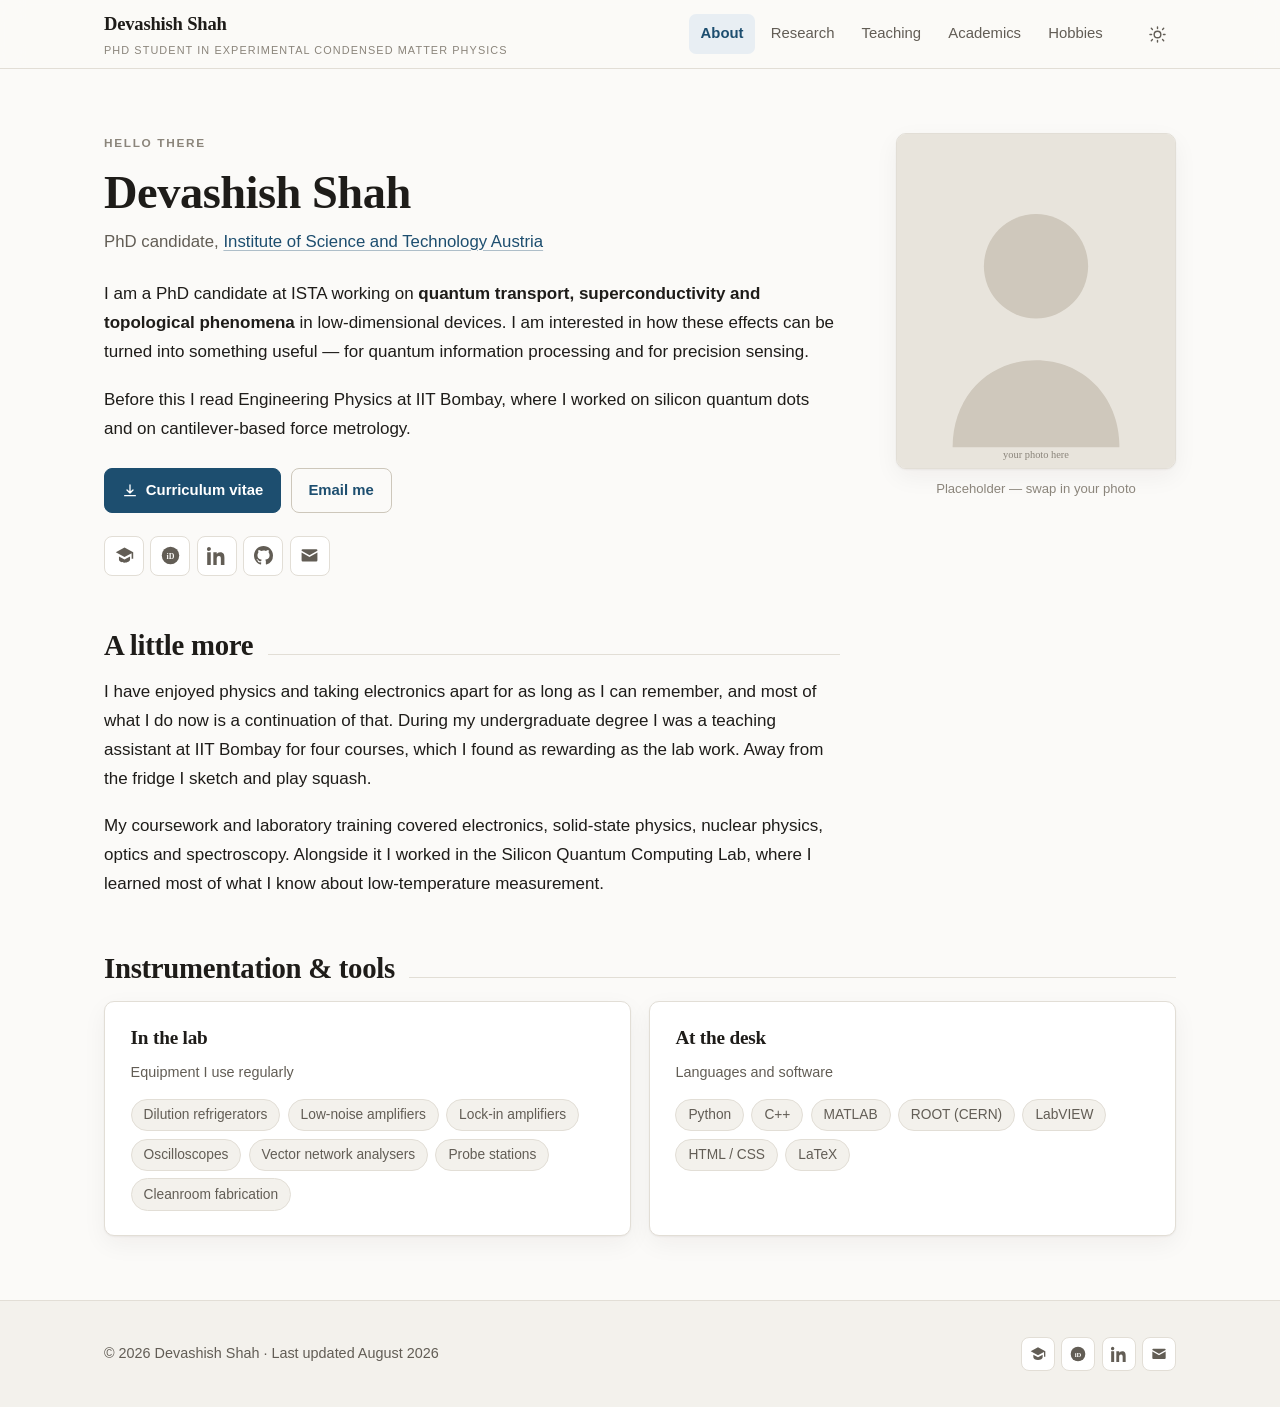
<file: index.html>
<!DOCTYPE html>
<!--
  ============================================================================
  index.html — the About page, and the front door of the site.

  HOW THIS FILE IS PUT TOGETHER
  Every page on this site has the same four parts, in the same order:

      1. <head>     settings, title, links to the stylesheet and icon
      2. <header>   the top bar: name, menu, dark-mode button
      3. <main>     the actual content of this page  ← you edit here, mostly
      4. <footer>   copyright line and social icons

  Parts 2 and 4 are IDENTICAL on all five pages. If you change one, change all
  five, or the menu will disagree with itself.

  HOW TO READ THE MARKUP
  Text lives between tags. <p>Hello</p> puts the word "Hello" in a paragraph.
  The tags are the structure; the words between them are yours to change.
  Anything between <!- - and - -> is a comment: invisible on the page, there
  purely to explain things. You can delete comments freely.

  WHERE TO EDIT
  Search this file for  EDIT  and you will land on every spot meant to change.
  ============================================================================
-->
<html lang="en" data-theme="light">
<!--   ↑ lang="en" tells browsers and screen readers the page is in English.
       ↑ data-theme is the light/dark switch. Don't set it by hand — the little
         script at the bottom of <head> sets it before the page draws. -->

<head>
<!-- ==========================================================================
     HEAD — page settings. None of this appears on the page itself; it tells
     the browser, Google and social networks what this page is.
     ========================================================================== -->

<meta charset="utf-8">
<!-- Character encoding. Leave this alone — it is what makes é, ü and — work. -->

<meta name="viewport" content="width=device-width, initial-scale=1">
<!-- Makes the page fit phone screens. Removing this breaks mobile entirely. -->

<title>Devashish Shah — About</title>
<!-- EDIT: shows in the browser tab and as the headline in Google results.
     Keep the pattern "Page — Your Name" so every tab is identifiable. -->

<meta name="description" content="Devashish Shah — PhD candidate working on quantum transport, superconductivity and topological phenomena.">
<!-- EDIT: the grey summary line under your title in Google results.
     Aim for 150 characters or so; longer gets cut off. -->

<meta name="author" content="Devashish Shah">

<!-- Open Graph: controls the preview card when someone shares a link to this
     page on Slack, Twitter, WhatsApp, LinkedIn and so on.
     EDIT og:image to a real photo (1200×630 px works best) once you have one.
     Note: for the preview image to work on most platforms this must be a FULL
     address, e.g. https://devashish-shah.github.io/assets/img/preview.jpg —
     a relative path like the one below often will not be picked up. -->
<meta property="og:type" content="website">
<meta property="og:title" content="Devashish Shah">
<meta property="og:description" content="PhD candidate — quantum transport, superconductivity and topological phenomena.">
<meta property="og:image" content="assets/img/portrait.svg">

<link rel="icon" href="assets/img/favicon.svg" type="image/svg+xml">
<!-- The little icon in the browser tab. EDIT assets/img/favicon.svg to change
     the "DS" monogram or its colour. -->

<link rel="stylesheet" href="assets/css/style.css">
<!-- Every visual decision — colours, fonts, spacing, layout — lives in that
     one file. This line is what connects it. If the page ever loads as plain
     black text on white, this file is missing or the path is wrong. -->

<!-- ==========================================================================
     THEME SCRIPT — must stay here, inside <head>, and must stay inline.

     Why: it runs before the browser draws anything. If it lived at the bottom
     of the page with the other script, a dark-mode visitor would see a white
     flash first. Reading the saved choice here avoids that.

     What it does: use the saved choice if there is one; otherwise follow the
     visitor's system setting; if storage is blocked (private browsing), fall
     through to light and carry on rather than erroring.
     ========================================================================== -->
<script>
(function () {
  try {
    var t = localStorage.getItem('ds-theme');
    if (!t) t = window.matchMedia('(prefers-color-scheme: dark)').matches ? 'dark' : 'light';
    document.documentElement.setAttribute('data-theme', t);
  } catch (e) {}
})();
</script>
</head>

<body>

<a class="skip-link" href="#main">Skip to content</a>
<!-- Invisible until focused with the Tab key. Lets keyboard and screen-reader
     users jump past the menu straight to the content. Keep it as the first
     thing in <body>. -->


<!-- ==========================================================================
     HEADER — the bar across the top.

     ⚠ THIS BLOCK IS IDENTICAL ON ALL FIVE PAGES. To change the menu, change
     it here, then copy this whole <header>…</header> into the other four
     files. Otherwise the menu will differ depending on which page you're on.

     Note there is no "current page" class to set: assets/js/main.js works out
     which page you're on and highlights the right link automatically. Adding a
     page means adding one <li> here (and in the other four files) — nothing else.
     ========================================================================== -->
<header class="site-header">
  <div class="wrap">
  <!-- .wrap is the container that keeps content from touching the screen
       edges and stops it sprawling on wide monitors. Used on every section. -->

    <!-- Your name, top left. Clicking it returns to the homepage. -->
    <a class="brand" href="index.html">
      Devashish Shah
      <span class="brand-sub">PhD student in Experimental Condensed Matter Physics</span>
      <!-- EDIT: the small grey line under your name. A few words on what you
           do. Delete this <span> entirely if you prefer just the name. -->
    </a>

    <!-- ------------------------------------------------------------------
         THE MENU
         To add a page: copy one <li> line, change the filename and the label.
         To remove a page: delete its <li> line.
         To reorder: move the <li> lines around.
         The href must match the filename exactly, capitals included.
         ------------------------------------------------------------------ -->
    <nav class="nav" id="primary-nav" aria-label="Primary">
      <ul>
        <li><a href="index.html">About</a></li>
        <li><a href="research.html">Research</a></li>
        <li><a href="teaching.html">Teaching</a></li>
        <li><a href="academics.html">Academics</a></li>
        <li><a href="hobbies.html">Hobbies</a></li>
      </ul>
    </nav>

    <!-- The hamburger button. Hidden on desktop, appears under 760px wide.
         The three lines are drawn by the <path> below, not an image file. -->
    <button class="icon-btn nav-toggle" data-nav-toggle type="button"
            aria-expanded="false" aria-controls="primary-nav" aria-label="Toggle menu">
      <svg viewBox="0 0 24 24" fill="none" stroke="currentColor" stroke-width="2" stroke-linecap="round" aria-hidden="true">
        <path d="M3 6h18M3 12h18M3 18h18"/>
      </svg>
    </button>

    <!-- The light/dark button. It holds both icons; CSS shows whichever
         matches the current theme and hides the other. -->
    <div class="header-tools">
      <button class="icon-btn" data-theme-toggle type="button" aria-label="Switch to dark theme" aria-pressed="false">
        <svg class="icon-sun" viewBox="0 0 24 24" fill="none" stroke="currentColor" stroke-width="1.8" stroke-linecap="round" aria-hidden="true">
          <circle cx="12" cy="12" r="4.2"/>
          <path d="M12 2.5v2M12 19.5v2M4.2 4.2l1.4 1.4M18.4 18.4l1.4 1.4M2.5 12h2M19.5 12h2M4.2 19.8l1.4-1.4M18.4 5.6l1.4-1.4"/>
        </svg>
        <svg class="icon-moon" viewBox="0 0 24 24" fill="none" stroke="currentColor" stroke-width="1.8" stroke-linejoin="round" aria-hidden="true">
          <path d="M20 14.5A8.2 8.2 0 0 1 9.5 4a8.4 8.4 0 1 0 10.5 10.5z"/>
        </svg>
      </button>
    </div>

  </div>
</header>


<!-- ==========================================================================
     MAIN — everything below here is specific to the About page.
     ========================================================================== -->
<main id="main" class="wrap">

  <!-- ------------------------------------------------------------------------
       HERO — name, one-line affiliation, short intro, buttons, social icons,
       and your photo on the right.

       On screens narrower than 860px the photo automatically moves above the
       text. You don't have to do anything for that to happen.
       ------------------------------------------------------------------------ -->
  <section class="hero">

    <div class="hero-text">

      <p class="eyebrow">Hello there</p>
      <!-- EDIT: the small uppercase line above your name. Or delete the line. -->

      <h1>Devashish Shah</h1>
      <!-- EDIT. There should be exactly one <h1> per page — it's the page's
           title as far as Google and screen readers are concerned. -->

      <p class="affil">
        PhD candidate, <a href="https://ista.ac.at" target="_blank" rel="noopener">Institute of Science and Technology Austria</a>
      </p>
      <!-- EDIT: your role and institution.
           target="_blank" opens the link in a new tab; rel="noopener" is a
           security precaution that should always accompany it. -->

      <!-- EDIT: the opening paragraph — the first thing anyone actually reads.
           Two or three sentences. <strong>…</strong> makes text bold; use it
           sparingly, for the words you'd want someone skimming to catch. -->
      <p>
        I am a PhD candidate at ISTA working on <strong>quantum transport, superconductivity and
        topological phenomena</strong> in low-dimensional devices. I am interested in how these
        effects can be turned into something useful — for quantum information processing and for
        precision sensing.
      </p>

      <!-- EDIT: second paragraph, or delete this <p> block if one is enough. -->
      <p>
        Before this I read Engineering Physics at IIT Bombay, where I worked on silicon quantum dots
        and on cantilever-based force metrology.
      </p>

      <!-- ----------------------------------------------------------------
           BUTTONS
           class="btn"        → filled, for the one main action
           class="btn btn-ghost" → outlined, for secondary actions
           Add a button by copying an <a> block; remove one by deleting it.
           ---------------------------------------------------------------- -->
      <div class="btn-row">

        <a class="btn" href="assets/files/CV.pdf">
          <!-- EDIT: this points at assets/files/CV.pdf. Upload your real CV
               with exactly that name and this link needs no changing.
               The <svg> below is the little download arrow. -->
          <svg viewBox="0 0 24 24" fill="none" stroke="currentColor" stroke-width="2" stroke-linecap="round" stroke-linejoin="round" aria-hidden="true">
            <path d="M12 3v12m0 0l-4.5-4.5M12 15l4.5-4.5M4 19h16"/>
          </svg>
          Curriculum vitae
        </a>

        <a class="btn btn-ghost" href="mailto:devashish.shah@ista.ac.at">Email me</a>
        <!-- EDIT: your real email, in TWO places — after mailto: and again in
             the social icons below. mailto: opens the visitor's mail app. -->

      </div>

      <!-- ----------------------------------------------------------------
           SOCIAL / ACADEMIC ICONS

           Each <li> is one icon. The <svg> inside is the drawing itself —
           you never need to touch those long "d=" strings; they are just
           coordinates. What you DO edit is the href, and the aria-label
           (which is what a screen reader announces).

           To remove an icon, delete its whole <li>…</li>.
           These same icons appear again in the footer — change both.
           ---------------------------------------------------------------- -->
      <ul class="social">

        <!-- Google Scholar -->
        <li>
          <a href="https://scholar.google.com/citations?user=hYPi2G2QTI0C&amp;hl=en" target="_blank" rel="noopener" aria-label="Google Scholar" title="Google Scholar">
            <svg viewBox="0 0 24 24" aria-hidden="true"><path d="M12 2 1 8l11 6 9-4.9V16h2V8L12 2zM5 13.2V17c0 2.2 3.1 4 7 4s7-1.8 7-4v-3.8l-7 3.8-7-3.8z"/></svg>
          </a>
        </li>

        <!-- ORCID -->
        <li>
          <a href="https://orcid.org/0009-0007-5829-7707" target="_blank" rel="noopener" aria-label="ORCID" title="ORCID">
            <svg viewBox="0 0 24 24" aria-hidden="true">
              <circle cx="12" cy="12" r="11"/>
              <text x="12" y="16.4" text-anchor="middle" font-family="Georgia, serif" font-size="10" font-weight="700" fill="var(--bg)">iD</text>
            </svg>
          </a>
        </li>

        <!-- LinkedIn -->
        <li>
          <a href="https://www.linkedin.com/in/devashish-shah-937392216" target="_blank" rel="noopener" aria-label="LinkedIn" title="LinkedIn">
            <svg viewBox="0 0 24 24" aria-hidden="true"><path d="M4.98 3.5A2.5 2.5 0 1 1 0 3.5a2.5 2.5 0 0 1 4.98 0zM.25 8h4.5v16H.25V8zM8 8h4.3v2.2h.06c.6-1.14 2.06-2.34 4.24-2.34 4.54 0 5.4 2.99 5.4 6.87V24h-4.5v-7.35c0-1.75-.03-4-2.44-4-2.44 0-2.81 1.9-2.81 3.87V24H8V8z"/></svg>
          </a>
        </li>

        <!-- GitHub — EDIT: https://github.com/Devashish-Shah -->
        <li>
          <a href="https://github.com/" target="_blank" rel="noopener" aria-label="GitHub" title="GitHub">
            <svg viewBox="0 0 16 16" aria-hidden="true"><path d="M8 0C3.58 0 0 3.58 0 8c0 3.54 2.29 6.53 5.47 7.59.4.07.55-.17.55-.38 0-.19-.01-.82-.01-1.49-2.01.37-2.53-.49-2.69-.94-.09-.23-.48-.94-.82-1.13-.28-.15-.68-.52-.01-.53.63-.01 1.08.58 1.23.82.72 1.21 1.87.87 2.33.66.07-.52.28-.87.51-1.07-1.78-.2-3.64-.89-3.64-3.95 0-.87.31-1.59.82-2.15-.08-.2-.36-1.02.08-2.12 0 0 .67-.21 2.2.82a7.6 7.6 0 0 1 2-.27c.68 0 1.36.09 2 .27 1.53-1.04 2.2-.82 2.2-.82.44 1.1.16 1.92.08 2.12.51.56.82 1.27.82 2.15 0 3.07-1.87 3.75-3.65 3.95.29.25.54.73.54 1.48 0 1.07-.01 1.93-.01 2.2 0 .21.15.46.55.38A8.01 8.01 0 0 0 16 8c0-4.42-3.58-8-8-8z"/></svg>
          </a>
        </li>

        <!-- Email — EDIT the address -->
        <li>
          <a href="mailto:devashish.shah@ista.ac.at" aria-label="Email" title="Email">
            <svg viewBox="0 0 24 24" aria-hidden="true"><path d="M2 5.5A1.5 1.5 0 0 1 3.5 4h17A1.5 1.5 0 0 1 22 5.5v.4l-10 5.7-10-5.7v-.4zm0 2.7V18a1.5 1.5 0 0 0 1.5 1.5h17A1.5 1.5 0 0 0 22 18V8.2l-9.5 5.4a1 1 0 0 1-1 0L2 8.2z"/></svg>
          </a>
        </li>

      </ul>
    </div>

    <!-- ------------------------------------------------------------------
         YOUR PHOTO
         Upload a real photo to assets/img/ and change src below.

         width and height should match the real pixel dimensions of your
         image. They don't set the display size (CSS does that) — they tell
         the browser the shape in advance so the page doesn't jump around
         while the photo loads. Getting them slightly wrong is harmless.

         alt is what a screen reader reads out, and what shows if the image
         fails to load. Describe the picture, don't just write "photo".
         ------------------------------------------------------------------ -->
    <div class="hero-photo">
      <figure>
        <img src="assets/img/portrait.svg" alt="Portrait of Devashish Shah" width="800" height="960">
        <figcaption>Placeholder — swap in your photo</figcaption>
        <!-- EDIT or delete this <figcaption> line. Most people delete it. -->
      </figure>
    </div>

  </section>


  <!-- ------------------------------------------------------------------------
       A LITTLE MORE — plain prose.

       class="prose" caps the line length at a comfortable reading width.
       Without it, text would stretch the full width of a large monitor and
       become genuinely harder to read.

       To add a paragraph, copy a <p>…</p> block.
       ------------------------------------------------------------------------ -->
  <section class="section prose">

    <h2 class="section-title">A little more</h2>
    <!-- EDIT the heading. class="section-title" draws the thin rule that
         runs from the end of the words to the right margin. -->

    <!-- EDIT -->
    <p>
      I have enjoyed physics and taking electronics apart for as long as I can remember, and most of
      what I do now is a continuation of that. During my undergraduate degree I was a teaching
      assistant at IIT Bombay for four courses, which I found as rewarding as the lab work. Away from
      the fridge I sketch and play squash.
    </p>

    <!-- EDIT -->
    <p>
      My coursework and laboratory training covered electronics, solid-state physics, nuclear
      physics, optics and spectroscopy. Alongside it I worked in the Silicon Quantum Computing Lab,
      where I learned most of what I know about low-temperature measurement.
    </p>

  </section>


  <!-- ------------------------------------------------------------------------
       INSTRUMENTATION & TOOLS — two cards side by side.

       class="card-grid" arranges cards in a row and, when the screen is too
       narrow, stacks them. You never set the number of columns: add a third
       card and the grid works it out. Add a fourth and it wraps.

       class="pills" turns a plain list into those rounded tags.
       Each skill is one <li>. Add and delete freely.
       ------------------------------------------------------------------------ -->
  <section class="section">

    <h2 class="section-title">Instrumentation &amp; tools</h2>
    <!-- Note "&amp;" rather than a bare "&". In HTML the ampersand starts a
         special character, so it has to be written out. It displays as "&". -->

    <div class="card-grid">

      <!-- CARD 1 — copy this whole <div class="card">…</div> to add another -->
      <div class="card">
        <h3>In the lab</h3>
        <p class="meta">Equipment I use regularly</p>
        <!-- class="meta" = small grey subtitle text -->
        <ul class="pills">
          <li>Dilution refrigerators</li>
          <li>Low-noise amplifiers</li>
          <li>Lock-in amplifiers</li>
          <li>Oscilloscopes</li>
          <li>Vector network analysers</li>
          <li>Probe stations</li>
          <li>Cleanroom fabrication</li>
        </ul>
      </div>

      <!-- CARD 2 -->
      <div class="card">
        <h3>At the desk</h3>
        <p class="meta">Languages and software</p>
        <ul class="pills">
          <li>Python</li>
          <li>C++</li>
          <li>MATLAB</li>
          <li>ROOT&nbsp;(CERN)</li>
          <!-- &nbsp; is a "non-breaking space": it stops the line wrapping
               between ROOT and (CERN). Handy for things that belong together. -->
          <li>LabVIEW</li>
          <li>HTML / CSS</li>
          <li>LaTeX</li>
        </ul>
      </div>

    </div>
  </section>

  <!-- ------------------------------------------------------------------------
       WANT ANOTHER SECTION? Copy this skeleton and fill it in:

       <section class="section prose">
         <h2 class="section-title">Your heading</h2>
         <p>Your text.</p>
       </section>

       Drop "prose" if the content should use the full page width (cards,
       grids, galleries); keep it for paragraphs of text.
       ------------------------------------------------------------------------ -->

</main>


<!-- ==========================================================================
     FOOTER

     ⚠ IDENTICAL ON ALL FIVE PAGES — change it here, then copy into the others.

     The year updates itself: <span data-year> is filled in by main.js each
     time the page loads, so the copyright never goes stale. The "2026"
     inside it is only a fallback for visitors with JavaScript disabled.
     ========================================================================== -->
<footer class="site-footer">
  <div class="wrap">

    <p>&copy; <span data-year>2026</span> Devashish Shah · Last updated August 2026</p>
    <!-- EDIT: "&copy;" prints ©. Update the "Last updated" date when you make
         a real change, or delete that part if you'd rather not track it. -->

    <!-- Same icons as the hero, at a smaller size. Keep the two sets in sync. -->
    <ul class="social">
      <li><a href="https://scholar.google.com/citations?user=hYPi2G2QTI0C&amp;hl=en" target="_blank" rel="noopener" aria-label="Google Scholar"><svg viewBox="0 0 24 24" aria-hidden="true"><path d="M12 2 1 8l11 6 9-4.9V16h2V8L12 2zM5 13.2V17c0 2.2 3.1 4 7 4s7-1.8 7-4v-3.8l-7 3.8-7-3.8z"/></svg></a></li>
      <li><a href="https://orcid.org/0009-0007-5829-7707" target="_blank" rel="noopener" aria-label="ORCID"><svg viewBox="0 0 24 24" aria-hidden="true"><circle cx="12" cy="12" r="11"/><text x="12" y="16.4" text-anchor="middle" font-family="Georgia, serif" font-size="10" font-weight="700" fill="var(--bg)">iD</text></svg></a></li>
      <li><a href="https://www.linkedin.com/in/devashish-shah-937392216" target="_blank" rel="noopener" aria-label="LinkedIn"><svg viewBox="0 0 24 24" aria-hidden="true"><path d="M4.98 3.5A2.5 2.5 0 1 1 0 3.5a2.5 2.5 0 0 1 4.98 0zM.25 8h4.5v16H.25V8zM8 8h4.3v2.2h.06c.6-1.14 2.06-2.34 4.24-2.34 4.54 0 5.4 2.99 5.4 6.87V24h-4.5v-7.35c0-1.75-.03-4-2.44-4-2.44 0-2.81 1.9-2.81 3.87V24H8V8z"/></svg></a></li>
      <li><a href="mailto:devashish.shah@ista.ac.at" aria-label="Email"><svg viewBox="0 0 24 24" aria-hidden="true"><path d="M2 5.5A1.5 1.5 0 0 1 3.5 4h17A1.5 1.5 0 0 1 22 5.5v.4l-10 5.7-10-5.7v-.4zm0 2.7V18a1.5 1.5 0 0 0 1.5 1.5h17A1.5 1.5 0 0 0 22 18V8.2l-9.5 5.4a1 1 0 0 1-1 0L2 8.2z"/></svg></a></li>
    </ul>

  </div>
</footer>

<script src="assets/js/main.js"></script>
<!-- Loaded last, after the content, so the page appears as fast as possible.
     Handles: the dark-mode button, the mobile menu, highlighting the current
     page in the nav, the photo lightbox, and the year in the footer.
     Nothing here is required for reading the site — with JavaScript off, all
     the text, images and links still work. -->

</body>
</html>
</file>
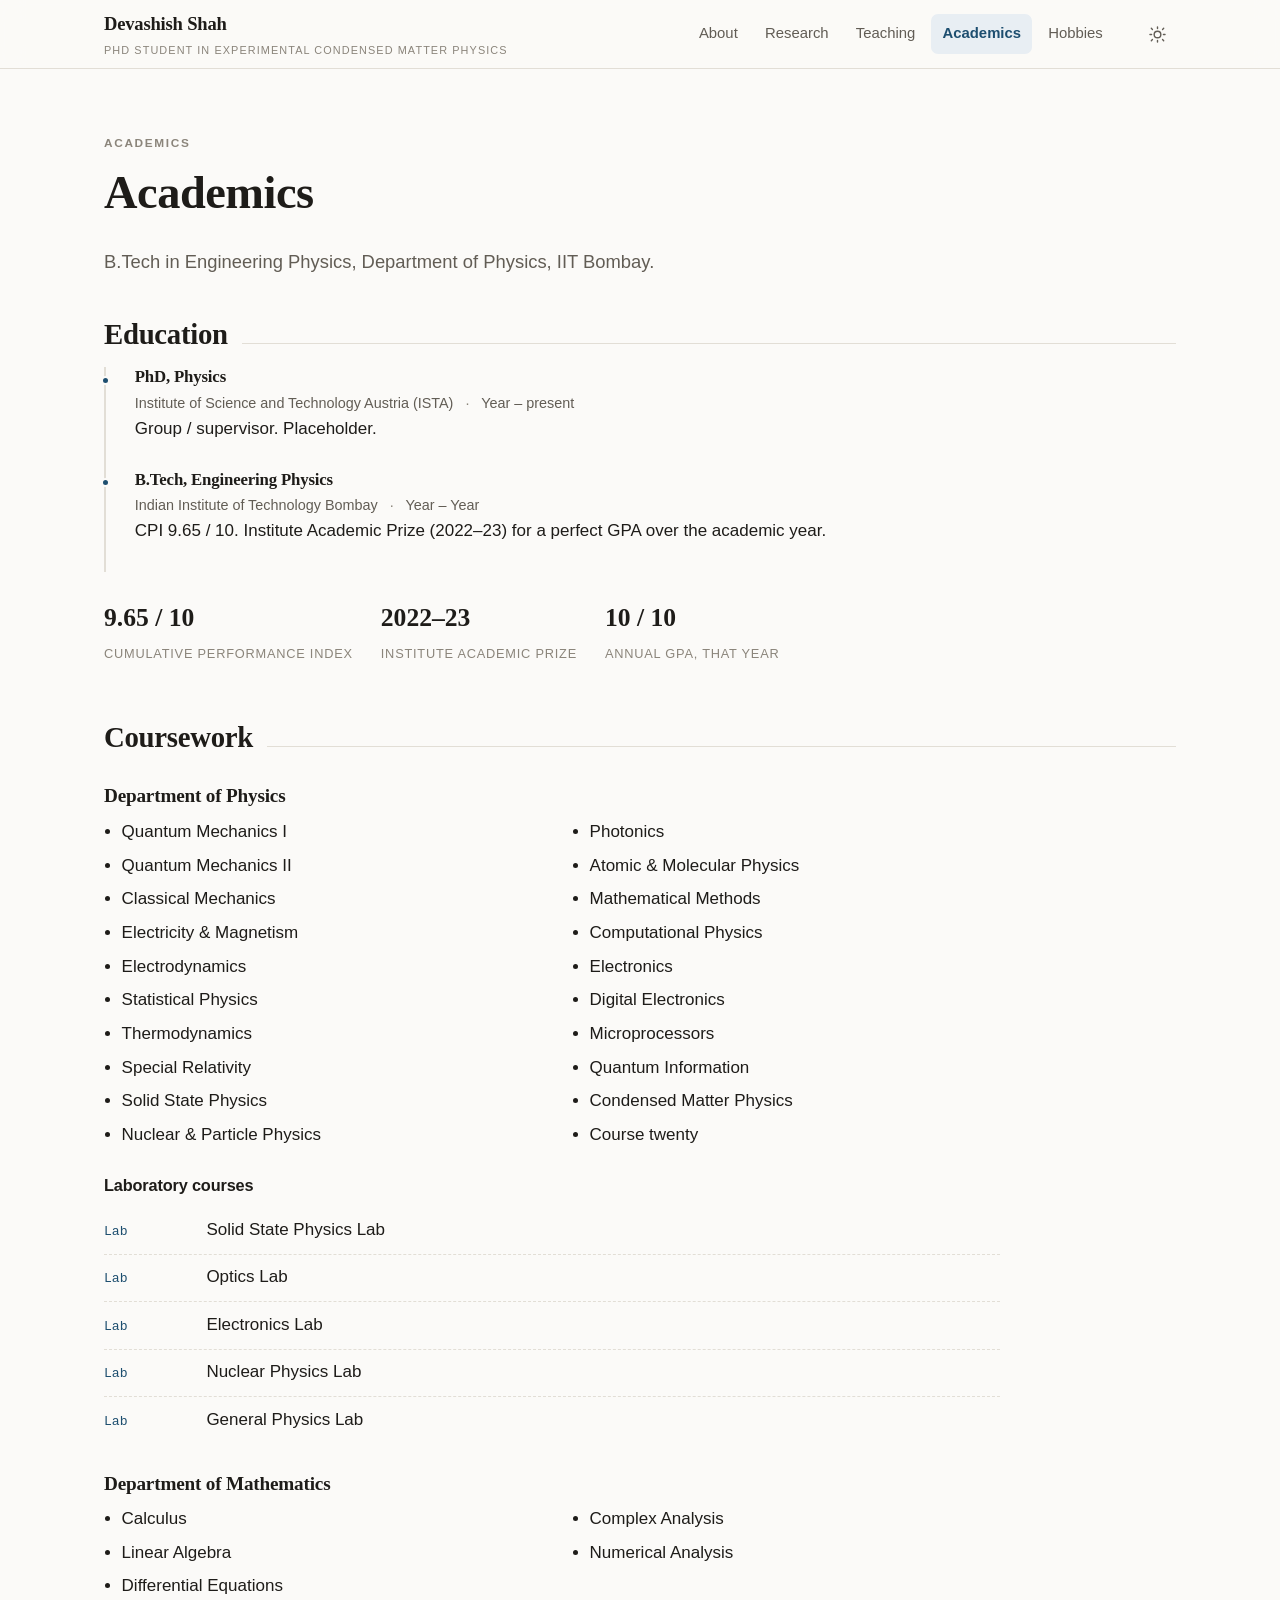
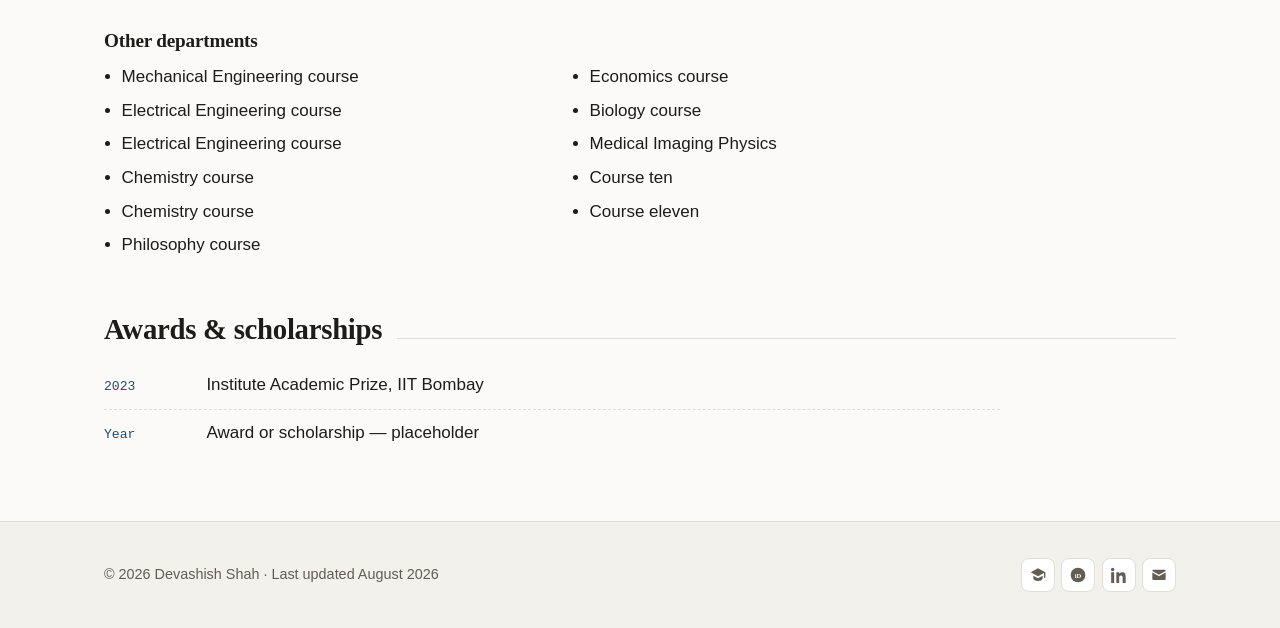
<file: academics.html>
<!DOCTYPE html>
<!--
  ============================================================================
  academics.html — education, coursework and awards.

  Same four parts as every page: <head>, <header>, <main>, <footer>.
  The <header> and <footer> are copies of the ones in index.html.

  Three layout tools appear on this page:

    .timeline    a vertical line with a dot per entry — used for education
    .stats       a row of big numbers with small captions underneath
    .col-list    a plain list flowed into two newspaper-style columns —
                 you never split the list yourself, the browser does it

  Search for  EDIT  to find every spot meant to change.
  ============================================================================
-->
<html lang="en" data-theme="light">
<!--   ↑ lang="en" tells browsers and screen readers the page is in English.
       ↑ data-theme is the light/dark switch. Don't set it by hand — the little
         script at the bottom of <head> sets it before the page draws. -->

<head>
<!-- ==========================================================================
     HEAD — page settings. None of this appears on the page itself; it tells
     the browser, Google and social networks what this page is.
     ========================================================================== -->

<meta charset="utf-8">
<!-- Character encoding. Leave this alone — it is what makes é, ü and — work. -->

<meta name="viewport" content="width=device-width, initial-scale=1">
<!-- Makes the page fit phone screens. Removing this breaks mobile entirely. -->

<title>Academics — Devashish Shah</title>
<!-- EDIT: shows in the browser tab and as the headline in Google results.
     Keep the pattern "Page — Your Name" so every tab is identifiable. -->

<meta name="description" content="Education and coursework of Devashish Shah, Engineering Physics, IIT Bombay.">
<!-- EDIT: the grey summary line under your title in Google results.
     Aim for 150 characters or so; longer gets cut off. -->

<meta name="author" content="Devashish Shah">

<!-- Open Graph: controls the preview card when someone shares a link to this
     page on Slack, Twitter, WhatsApp, LinkedIn and so on.
     EDIT og:image to a real photo (1200×630 px works best) once you have one.
     Note: for the preview image to work on most platforms this must be a FULL
     address, e.g. https://devashish-shah.github.io/assets/img/preview.jpg —
     a relative path like the one below often will not be picked up. -->
<meta property="og:type" content="website">
<meta property="og:title" content="Academics — Devashish Shah">
<meta property="og:description" content="Education and coursework of Devashish Shah, Engineering Physics, IIT Bombay.">
<meta property="og:image" content="assets/img/portrait.svg">

<link rel="icon" href="assets/img/favicon.svg" type="image/svg+xml">
<!-- The little icon in the browser tab. EDIT assets/img/favicon.svg to change
     the "DS" monogram or its colour. -->

<link rel="stylesheet" href="assets/css/style.css">
<!-- Every visual decision — colours, fonts, spacing, layout — lives in that
     one file. This line is what connects it. If the page ever loads as plain
     black text on white, this file is missing or the path is wrong. -->

<!-- ==========================================================================
     THEME SCRIPT — must stay here, inside <head>, and must stay inline.

     Why: it runs before the browser draws anything. If it lived at the bottom
     of the page with the other script, a dark-mode visitor would see a white
     flash first. Reading the saved choice here avoids that.

     What it does: use the saved choice if there is one; otherwise follow the
     visitor's system setting; if storage is blocked (private browsing), fall
     through to light and carry on rather than erroring.
     ========================================================================== -->
<script>
(function () {
  try {
    var t = localStorage.getItem('ds-theme');
    if (!t) t = window.matchMedia('(prefers-color-scheme: dark)').matches ? 'dark' : 'light';
    document.documentElement.setAttribute('data-theme', t);
  } catch (e) {}
})();
</script>
</head>

<body>

<a class="skip-link" href="#main">Skip to content</a>
<!-- Invisible until focused with the Tab key. Lets keyboard and screen-reader
     users jump past the menu straight to the content. Keep it as the first
     thing in <body>. -->


<!-- ==========================================================================
     HEADER — the bar across the top.

     ⚠ THIS BLOCK IS IDENTICAL ON ALL FIVE PAGES. To change the menu, change
     it here, then copy this whole <header>…</header> into the other four
     files. Otherwise the menu will differ depending on which page you're on.

     Note there is no "current page" class to set: assets/js/main.js works out
     which page you're on and highlights the right link automatically. Adding a
     page means adding one <li> here (and in the other four files) — nothing else.
     ========================================================================== -->
<header class="site-header">
  <div class="wrap">
  <!-- .wrap is the container that keeps content from touching the screen
       edges and stops it sprawling on wide monitors. Used on every section. -->

    <!-- Your name, top left. Clicking it returns to the homepage. -->
    <a class="brand" href="index.html">
      Devashish Shah
      <span class="brand-sub">PhD student in Experimental Condensed Matter Physics</span>
      <!-- EDIT: the small grey line under your name. A few words on what you
           do. Delete this <span> entirely if you prefer just the name. -->
    </a>

    <!-- ------------------------------------------------------------------
         THE MENU
         To add a page: copy one <li> line, change the filename and the label.
         To remove a page: delete its <li> line.
         To reorder: move the <li> lines around.
         The href must match the filename exactly, capitals included.
         ------------------------------------------------------------------ -->
    <nav class="nav" id="primary-nav" aria-label="Primary">
      <ul>
        <li><a href="index.html">About</a></li>
        <li><a href="research.html">Research</a></li>
        <li><a href="teaching.html">Teaching</a></li>
        <li><a href="academics.html">Academics</a></li>
        <li><a href="hobbies.html">Hobbies</a></li>
      </ul>
    </nav>

    <!-- The hamburger button. Hidden on desktop, appears under 760px wide.
         The three lines are drawn by the <path> below, not an image file. -->
    <button class="icon-btn nav-toggle" data-nav-toggle type="button"
            aria-expanded="false" aria-controls="primary-nav" aria-label="Toggle menu">
      <svg viewBox="0 0 24 24" fill="none" stroke="currentColor" stroke-width="2" stroke-linecap="round" aria-hidden="true">
        <path d="M3 6h18M3 12h18M3 18h18"/>
      </svg>
    </button>

    <!-- The light/dark button. It holds both icons; CSS shows whichever
         matches the current theme and hides the other. -->
    <div class="header-tools">
      <button class="icon-btn" data-theme-toggle type="button" aria-label="Switch to dark theme" aria-pressed="false">
        <svg class="icon-sun" viewBox="0 0 24 24" fill="none" stroke="currentColor" stroke-width="1.8" stroke-linecap="round" aria-hidden="true">
          <circle cx="12" cy="12" r="4.2"/>
          <path d="M12 2.5v2M12 19.5v2M4.2 4.2l1.4 1.4M18.4 18.4l1.4 1.4M2.5 12h2M19.5 12h2M4.2 19.8l1.4-1.4M18.4 5.6l1.4-1.4"/>
        </svg>
        <svg class="icon-moon" viewBox="0 0 24 24" fill="none" stroke="currentColor" stroke-width="1.8" stroke-linejoin="round" aria-hidden="true">
          <path d="M20 14.5A8.2 8.2 0 0 1 9.5 4a8.4 8.4 0 1 0 10.5 10.5z"/>
        </svg>
      </button>
    </div>

  </div>
</header>


<!-- ==========================================================================
     MAIN — the Academics page.
     ========================================================================== -->
<main id="main" class="wrap">

  <header class="page-head">
    <p class="eyebrow">Academics</p>
    <h1>Academics</h1>
    <p class="lede">
      <!-- EDIT -->
      B.Tech in Engineering Physics, Department of Physics, IIT Bombay.
    </p>
  </header>


  <!-- ------------------------------------------------------------------------
       EDUCATION — timeline.
       Each <li> gets its own dot on the vertical line automatically.
       Newest first is the convention. Copy an <li> to add a degree.
       ------------------------------------------------------------------------ -->
  <section class="section">
    <h2 class="section-title">Education</h2>

    <ul class="timeline">

      <li>
        <h3>PhD, Physics</h3>
        <p class="meta">Institute of Science and Technology Austria (ISTA) <span class="sep">·</span> Year – present</p>
        <p>Group / supervisor. Placeholder.</p>
        <!-- EDIT: your group and supervisor. -->
      </li>

      <li>
        <h3>B.Tech, Engineering Physics</h3>
        <p class="meta">Indian Institute of Technology Bombay <span class="sep">·</span> Year – Year</p>
        <p>CPI 9.65 / 10. Institute Academic Prize (2022–23) for a perfect GPA over the academic year.</p>
      </li>

    </ul>

    <!-- ----------------------------------------------------------------
         STATS ROW — big number on top, small caption underneath.
         Each <li> is one figure. Two or three read best; more than four
         starts to look like a dashboard. Delete the <ul> to drop it.
         ---------------------------------------------------------------- -->
    <ul class="stats">
      <li><span class="value">9.65 / 10</span><span class="label">Cumulative performance index</span></li>
      <li><span class="value">2022–23</span><span class="label">Institute Academic Prize</span></li>
      <li><span class="value">10 / 10</span><span class="label">Annual GPA, that year</span></li>
    </ul>

  </section>


  <!-- ------------------------------------------------------------------------
       COURSEWORK

       class="col-list" wraps a normal <ul> and flows it into two columns.
       Add or delete <li> items and the split rebalances itself — do NOT try
       to make two separate lists side by side, it will fight you.

       Note the heading levels: <h2> for the section, <h3> for each
       department, <h4> for a sub-group. Keep them in order (don't jump from
       h2 to h4) — screen readers use the sequence to build a page outline.
       ------------------------------------------------------------------------ -->
  <section class="section">
    <h2 class="section-title">Coursework</h2>

    <h3>Department of Physics</h3>
    <div class="col-list">
      <ul>
        <!-- EDIT: replace with your real course names. One <li> each. -->
        <li>Quantum Mechanics I</li>
        <li>Quantum Mechanics II</li>
        <li>Classical Mechanics</li>
        <li>Electricity &amp; Magnetism</li>
        <li>Electrodynamics</li>
        <li>Statistical Physics</li>
        <li>Thermodynamics</li>
        <li>Special Relativity</li>
        <li>Solid State Physics</li>
        <li>Nuclear &amp; Particle Physics</li>
        <li>Photonics</li>
        <li>Atomic &amp; Molecular Physics</li>
        <li>Mathematical Methods</li>
        <li>Computational Physics</li>
        <li>Electronics</li>
        <li>Digital Electronics</li>
        <li>Microprocessors</li>
        <li>Quantum Information</li>
        <li>Condensed Matter Physics</li>
        <li>Course twenty</li>
      </ul>
    </div>

    <h4>Laboratory courses</h4>
    <!-- Same .course-list used on the Teaching page. Here the .code column
         just says "Lab" — put real course numbers in if you have them. -->
    <ul class="course-list">
      <li><span class="code">Lab</span><span class="name">Solid State Physics Lab</span></li>
      <li><span class="code">Lab</span><span class="name">Optics Lab</span></li>
      <li><span class="code">Lab</span><span class="name">Electronics Lab</span></li>
      <li><span class="code">Lab</span><span class="name">Nuclear Physics Lab</span></li>
      <li><span class="code">Lab</span><span class="name">General Physics Lab</span></li>
    </ul>

    <h3>Department of Mathematics</h3>
    <div class="col-list">
      <ul>
        <li>Calculus</li>
        <li>Linear Algebra</li>
        <li>Differential Equations</li>
        <li>Complex Analysis</li>
        <li>Numerical Analysis</li>
      </ul>
    </div>

    <h3>Other departments</h3>
    <div class="col-list">
      <ul>
        <li>Mechanical Engineering course</li>
        <li>Electrical Engineering course</li>
        <li>Electrical Engineering course</li>
        <li>Chemistry course</li>
        <li>Chemistry course</li>
        <li>Philosophy course</li>
        <li>Economics course</li>
        <li>Biology course</li>
        <li>Medical Imaging Physics</li>
        <li>Course ten</li>
        <li>Course eleven</li>
      </ul>
    </div>

  </section>


  <!-- ------------------------------------------------------------------------
       AWARDS — .course-list again, with the year in the .code column.
       The same building block does different jobs depending on what you put
       in it; that's why there are only a handful of them to learn.
       ------------------------------------------------------------------------ -->
  <section class="section">
    <h2 class="section-title">Awards &amp; scholarships</h2>
    <ul class="course-list">
      <li><span class="code">2023</span><span class="name">Institute Academic Prize, IIT Bombay</span></li>
      <li><span class="code">Year</span><span class="name">Award or scholarship — placeholder</span></li>
    </ul>
  </section>

</main>


<!-- ==========================================================================
     FOOTER

     ⚠ IDENTICAL ON ALL FIVE PAGES — change it here, then copy into the others.

     The year updates itself: <span data-year> is filled in by main.js each
     time the page loads, so the copyright never goes stale. The "2026"
     inside it is only a fallback for visitors with JavaScript disabled.
     ========================================================================== -->
<footer class="site-footer">
  <div class="wrap">

    <p>&copy; <span data-year>2026</span> Devashish Shah · Last updated August 2026</p>
    <!-- EDIT: "&copy;" prints ©. Update the "Last updated" date when you make
         a real change, or delete that part if you'd rather not track it. -->

    <!-- Same icons as the hero, at a smaller size. Keep the two sets in sync. -->
    <ul class="social">
      <li><a href="https://scholar.google.com/citations?user=hYPi2G2QTI0C&amp;hl=en" target="_blank" rel="noopener" aria-label="Google Scholar"><svg viewBox="0 0 24 24" aria-hidden="true"><path d="M12 2 1 8l11 6 9-4.9V16h2V8L12 2zM5 13.2V17c0 2.2 3.1 4 7 4s7-1.8 7-4v-3.8l-7 3.8-7-3.8z"/></svg></a></li>
      <li><a href="https://orcid.org/0009-0007-5829-7707" target="_blank" rel="noopener" aria-label="ORCID"><svg viewBox="0 0 24 24" aria-hidden="true"><circle cx="12" cy="12" r="11"/><text x="12" y="16.4" text-anchor="middle" font-family="Georgia, serif" font-size="10" font-weight="700" fill="var(--bg)">iD</text></svg></a></li>
      <li><a href="https://www.linkedin.com/in/devashish-shah-937392216" target="_blank" rel="noopener" aria-label="LinkedIn"><svg viewBox="0 0 24 24" aria-hidden="true"><path d="M4.98 3.5A2.5 2.5 0 1 1 0 3.5a2.5 2.5 0 0 1 4.98 0zM.25 8h4.5v16H.25V8zM8 8h4.3v2.2h.06c.6-1.14 2.06-2.34 4.24-2.34 4.54 0 5.4 2.99 5.4 6.87V24h-4.5v-7.35c0-1.75-.03-4-2.44-4-2.44 0-2.81 1.9-2.81 3.87V24H8V8z"/></svg></a></li>
      <li><a href="mailto:devashish.shah@ista.ac.at" aria-label="Email"><svg viewBox="0 0 24 24" aria-hidden="true"><path d="M2 5.5A1.5 1.5 0 0 1 3.5 4h17A1.5 1.5 0 0 1 22 5.5v.4l-10 5.7-10-5.7v-.4zm0 2.7V18a1.5 1.5 0 0 0 1.5 1.5h17A1.5 1.5 0 0 0 22 18V8.2l-9.5 5.4a1 1 0 0 1-1 0L2 8.2z"/></svg></a></li>
    </ul>

  </div>
</footer>

<script src="assets/js/main.js"></script>
<!-- Loaded last, after the content, so the page appears as fast as possible.
     Handles: the dark-mode button, the mobile menu, highlighting the current
     page in the nav, the photo lightbox, and the year in the footer.
     Nothing here is required for reading the site — with JavaScript off, all
     the text, images and links still work. -->

</body>
</html>
</file>
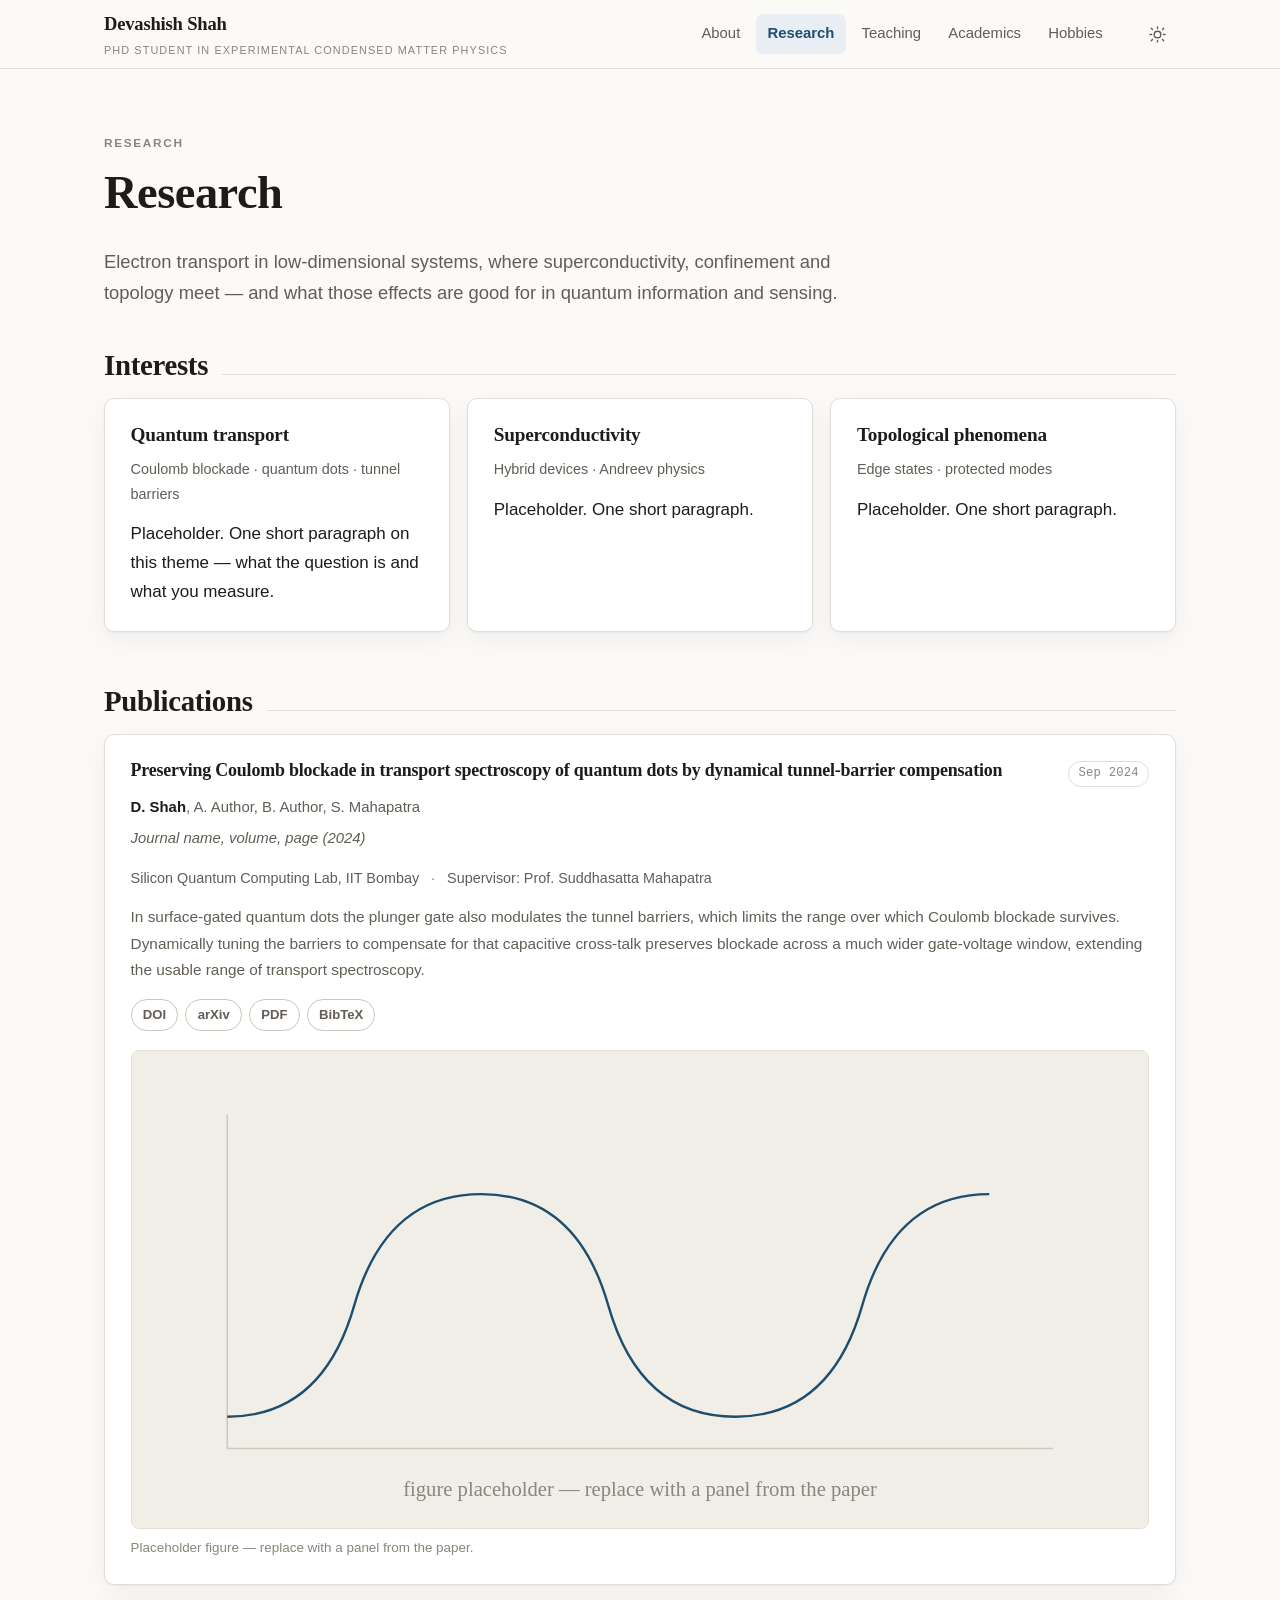
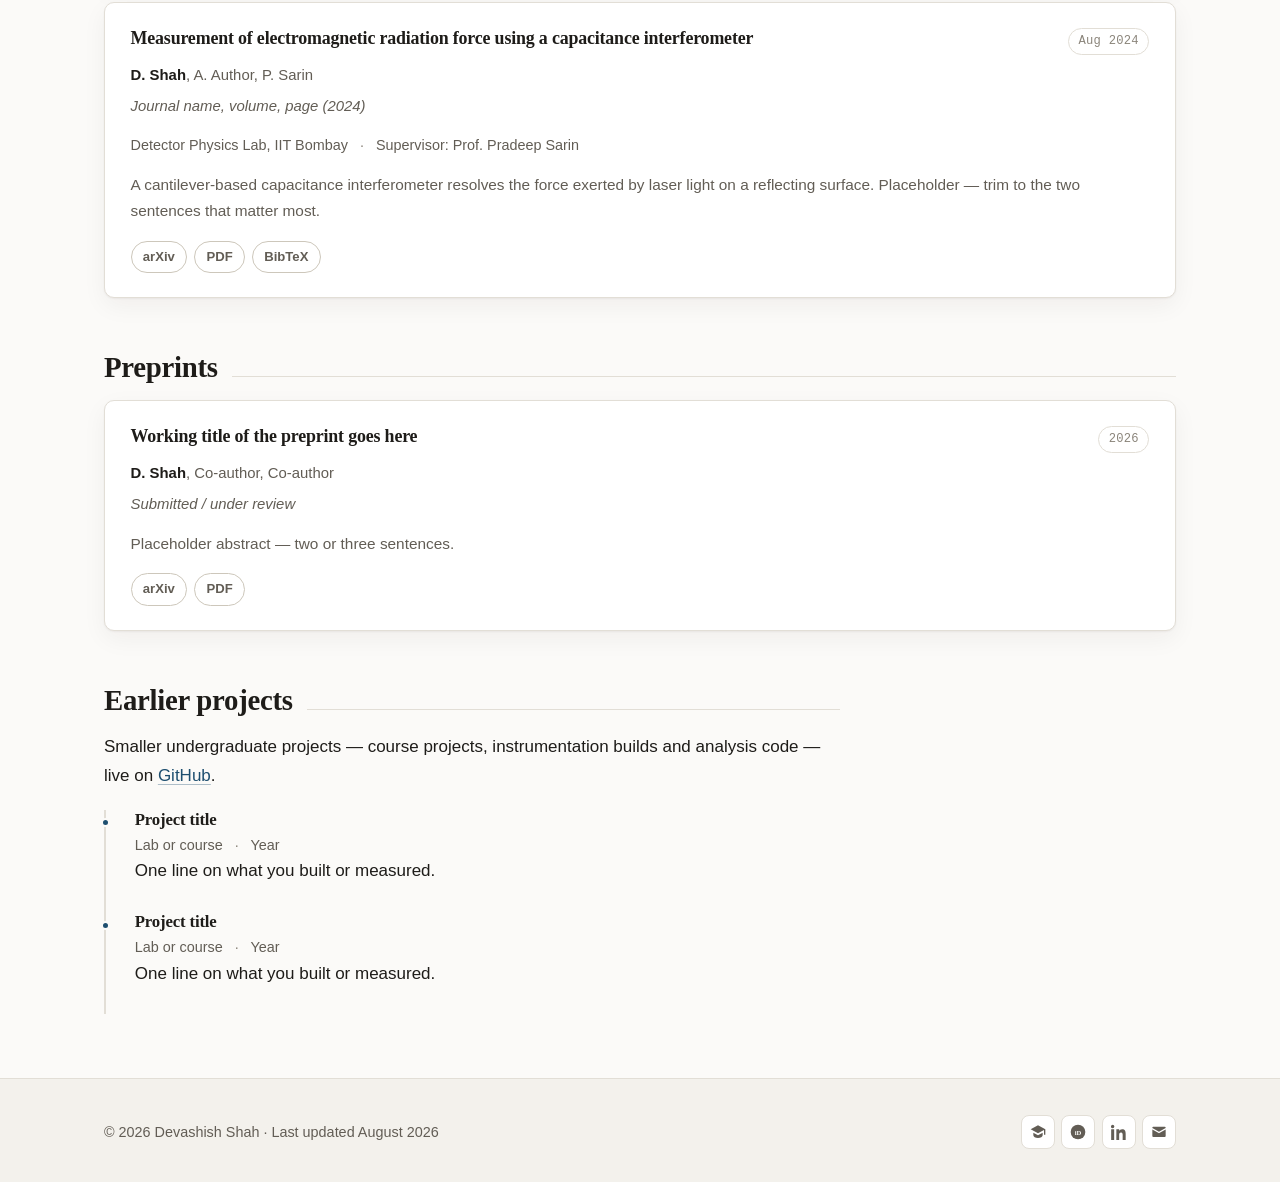
<file: research.html>
<!DOCTYPE html>
<!--
  ============================================================================
  research.html — publications, preprints and research interests.

  Same four parts as every page: <head>, <header>, <main>, <footer>.
  The <header> and <footer> are copies of the ones in index.html — if you
  change the menu, change it in all five files.

  THE ONE THING TO KNOW ABOUT THIS PAGE
  Every publication is one self-contained block:

      <article class="card pub"> … </article>

  To add a paper, copy an entire block from <article to </article> and edit
  the text inside. To remove one, delete the whole block. To reorder, move
  blocks around. Nothing outside the block needs touching.

  Search for  EDIT  to find every spot meant to change.
  ============================================================================
-->
<html lang="en" data-theme="light">
<!--   ↑ lang="en" tells browsers and screen readers the page is in English.
       ↑ data-theme is the light/dark switch. Don't set it by hand — the little
         script at the bottom of <head> sets it before the page draws. -->

<head>
<!-- ==========================================================================
     HEAD — page settings. None of this appears on the page itself; it tells
     the browser, Google and social networks what this page is.
     ========================================================================== -->

<meta charset="utf-8">
<!-- Character encoding. Leave this alone — it is what makes é, ü and — work. -->

<meta name="viewport" content="width=device-width, initial-scale=1">
<!-- Makes the page fit phone screens. Removing this breaks mobile entirely. -->

<title>Research — Devashish Shah</title>
<!-- EDIT: shows in the browser tab and as the headline in Google results.
     Keep the pattern "Page — Your Name" so every tab is identifiable. -->

<meta name="description" content="Publications, preprints and past research projects of Devashish Shah.">
<!-- EDIT: the grey summary line under your title in Google results.
     Aim for 150 characters or so; longer gets cut off. -->

<meta name="author" content="Devashish Shah">

<!-- Open Graph: controls the preview card when someone shares a link to this
     page on Slack, Twitter, WhatsApp, LinkedIn and so on.
     EDIT og:image to a real photo (1200×630 px works best) once you have one.
     Note: for the preview image to work on most platforms this must be a FULL
     address, e.g. https://devashish-shah.github.io/assets/img/preview.jpg —
     a relative path like the one below often will not be picked up. -->
<meta property="og:type" content="website">
<meta property="og:title" content="Research — Devashish Shah">
<meta property="og:description" content="Publications, preprints and past research projects of Devashish Shah.">
<meta property="og:image" content="assets/img/portrait.svg">

<link rel="icon" href="assets/img/favicon.svg" type="image/svg+xml">
<!-- The little icon in the browser tab. EDIT assets/img/favicon.svg to change
     the "DS" monogram or its colour. -->

<link rel="stylesheet" href="assets/css/style.css">
<!-- Every visual decision — colours, fonts, spacing, layout — lives in that
     one file. This line is what connects it. If the page ever loads as plain
     black text on white, this file is missing or the path is wrong. -->

<!-- ==========================================================================
     THEME SCRIPT — must stay here, inside <head>, and must stay inline.

     Why: it runs before the browser draws anything. If it lived at the bottom
     of the page with the other script, a dark-mode visitor would see a white
     flash first. Reading the saved choice here avoids that.

     What it does: use the saved choice if there is one; otherwise follow the
     visitor's system setting; if storage is blocked (private browsing), fall
     through to light and carry on rather than erroring.
     ========================================================================== -->
<script>
(function () {
  try {
    var t = localStorage.getItem('ds-theme');
    if (!t) t = window.matchMedia('(prefers-color-scheme: dark)').matches ? 'dark' : 'light';
    document.documentElement.setAttribute('data-theme', t);
  } catch (e) {}
})();
</script>
</head>

<body>

<a class="skip-link" href="#main">Skip to content</a>
<!-- Invisible until focused with the Tab key. Lets keyboard and screen-reader
     users jump past the menu straight to the content. Keep it as the first
     thing in <body>. -->


<!-- ==========================================================================
     HEADER — the bar across the top.

     ⚠ THIS BLOCK IS IDENTICAL ON ALL FIVE PAGES. To change the menu, change
     it here, then copy this whole <header>…</header> into the other four
     files. Otherwise the menu will differ depending on which page you're on.

     Note there is no "current page" class to set: assets/js/main.js works out
     which page you're on and highlights the right link automatically. Adding a
     page means adding one <li> here (and in the other four files) — nothing else.
     ========================================================================== -->
<header class="site-header">
  <div class="wrap">
  <!-- .wrap is the container that keeps content from touching the screen
       edges and stops it sprawling on wide monitors. Used on every section. -->

    <!-- Your name, top left. Clicking it returns to the homepage. -->
    <a class="brand" href="index.html">
      Devashish Shah
      <span class="brand-sub">PhD student in Experimental Condensed Matter Physics</span>
      <!-- EDIT: the small grey line under your name. A few words on what you
           do. Delete this <span> entirely if you prefer just the name. -->
    </a>

    <!-- ------------------------------------------------------------------
         THE MENU
         To add a page: copy one <li> line, change the filename and the label.
         To remove a page: delete its <li> line.
         To reorder: move the <li> lines around.
         The href must match the filename exactly, capitals included.
         ------------------------------------------------------------------ -->
    <nav class="nav" id="primary-nav" aria-label="Primary">
      <ul>
        <li><a href="index.html">About</a></li>
        <li><a href="research.html">Research</a></li>
        <li><a href="teaching.html">Teaching</a></li>
        <li><a href="academics.html">Academics</a></li>
        <li><a href="hobbies.html">Hobbies</a></li>
      </ul>
    </nav>

    <!-- The hamburger button. Hidden on desktop, appears under 760px wide.
         The three lines are drawn by the <path> below, not an image file. -->
    <button class="icon-btn nav-toggle" data-nav-toggle type="button"
            aria-expanded="false" aria-controls="primary-nav" aria-label="Toggle menu">
      <svg viewBox="0 0 24 24" fill="none" stroke="currentColor" stroke-width="2" stroke-linecap="round" aria-hidden="true">
        <path d="M3 6h18M3 12h18M3 18h18"/>
      </svg>
    </button>

    <!-- The light/dark button. It holds both icons; CSS shows whichever
         matches the current theme and hides the other. -->
    <div class="header-tools">
      <button class="icon-btn" data-theme-toggle type="button" aria-label="Switch to dark theme" aria-pressed="false">
        <svg class="icon-sun" viewBox="0 0 24 24" fill="none" stroke="currentColor" stroke-width="1.8" stroke-linecap="round" aria-hidden="true">
          <circle cx="12" cy="12" r="4.2"/>
          <path d="M12 2.5v2M12 19.5v2M4.2 4.2l1.4 1.4M18.4 18.4l1.4 1.4M2.5 12h2M19.5 12h2M4.2 19.8l1.4-1.4M18.4 5.6l1.4-1.4"/>
        </svg>
        <svg class="icon-moon" viewBox="0 0 24 24" fill="none" stroke="currentColor" stroke-width="1.8" stroke-linejoin="round" aria-hidden="true">
          <path d="M20 14.5A8.2 8.2 0 0 1 9.5 4a8.4 8.4 0 1 0 10.5 10.5z"/>
        </svg>
      </button>
    </div>

  </div>
</header>


<!-- ==========================================================================
     MAIN — the Research page.
     ========================================================================== -->
<main id="main" class="wrap">

  <!-- ------------------------------------------------------------------------
       PAGE HEADING
       .page-head groups the small uppercase label, the <h1> and the intro
       line, and limits them to a readable width.
       ------------------------------------------------------------------------ -->
  <header class="page-head">
    <p class="eyebrow">Research</p>
    <h1>Research</h1>
    <p class="lede">
      <!-- EDIT: two or three lines on what you work on and why. "lede" is the
           journalism spelling of the opening line; the class just makes it
           slightly larger and grey. -->
      Electron transport in low-dimensional systems, where superconductivity, confinement and
      topology meet — and what those effects are good for in quantum information and sensing.
    </p>
  </header>


  <!-- ------------------------------------------------------------------------
       INTERESTS — themed cards.
       Three cards fit in a row on a desktop; they stack automatically on
       narrow screens. Add a fourth and the grid rearranges itself.
       ------------------------------------------------------------------------ -->
  <section class="section">
    <h2 class="section-title">Interests</h2>

    <div class="card-grid">

      <!-- ONE THEME — copy this whole <div class="card">…</div> to add another -->
      <div class="card">
        <h3>Quantum transport</h3>
        <p class="meta">Coulomb blockade · quantum dots · tunnel barriers</p>
        <!-- .meta = small grey line. The "·" separators are just typed characters. -->
        <p>Placeholder. One short paragraph on this theme — what the question is and what you measure.</p>
      </div>

      <div class="card">
        <h3>Superconductivity</h3>
        <p class="meta">Hybrid devices · Andreev physics</p>
        <p>Placeholder. One short paragraph.</p>
      </div>

      <div class="card">
        <h3>Topological phenomena</h3>
        <p class="meta">Edge states · protected modes</p>
        <p>Placeholder. One short paragraph.</p>
      </div>

    </div>
  </section>


  <!-- ========================================================================
       PUBLICATIONS

       ANATOMY OF ONE ENTRY — the parts, in the order they appear:

         .pub-head   the title, plus the date tag that floats to the right
         .authors    author list; wrap your own name in <span class="me">
                     so it comes out bold and darker than the others
         .venue      journal, volume, page, year — shown in italics
         .meta       lab and supervisor, or anything else small and grey
         .abstract   two or three sentences, not the full journal abstract
         .pub-links  the row of pill-shaped links
         .pub-figure an optional image (delete the whole <figure> if unused)

       Every one of those is optional. Delete any line you don't need — the
       spacing adjusts itself.
       ======================================================================== -->
  <section class="section">
    <h2 class="section-title">Publications</h2>

    <!-- ============ PAPER 1 — copy this whole <article> to add a paper ============ -->
    <article class="card pub">

      <div class="pub-head">
        <h3>Preserving Coulomb blockade in transport spectroscopy of quantum dots by dynamical
            tunnel-barrier compensation</h3>
        <span class="date-tag">Sep 2024</span>
        <!-- The date sits in its own little outlined capsule on the right.
             On a narrow screen it drops below the title by itself. -->
      </div>

      <p class="authors">
        <!-- EDIT: the full author list. class="me" marks your own name. -->
        <span class="me">D. Shah</span>, A. Author, B. Author, S. Mahapatra
      </p>

      <p class="venue">Journal name, volume, page (2024)</p>
      <!-- EDIT: where it was published. Delete this line for unpublished work. -->

      <p class="meta">
        Silicon Quantum Computing Lab, IIT Bombay
        <span class="sep">·</span> Supervisor: Prof. Suddhasatta Mahapatra
      </p>
      <!-- class="sep" makes the separator dot fainter than the text. -->

      <p class="abstract">
        <!-- EDIT: your own summary, not the journal's. Two or three sentences.
             People decide whether to click based on this. -->
        In surface-gated quantum dots the plunger gate also modulates the tunnel barriers, which
        limits the range over which Coulomb blockade survives. Dynamically tuning the barriers to
        compensate for that capacitive cross-talk preserves blockade across a much wider gate-voltage
        window, extending the usable range of transport spectroscopy.
      </p>

      <!-- LINKS. Each <a> is one pill. Delete the ones you don't have —
           an empty href="#" that goes nowhere looks worse than no link. -->
      <div class="pub-links">
        <a href="https://doi.org/10.1063/5.0241328" target="_blank" rel="noopener">DOI</a>
        <a href="#">arXiv</a>
        <a href="#">PDF</a>
        <a href="#">BibTeX</a>
      </div>

      <!-- OPTIONAL FIGURE — delete this whole <figure> block if you don't
           want an image. Upload the real one to assets/img/ first. -->
      <figure class="pub-figure">
        <img src="assets/img/figure-1.svg" alt="Placeholder figure from the quantum dot paper" width="1280" height="600">
        <figcaption>Placeholder figure — replace with a panel from the paper.</figcaption>
      </figure>

    </article>
    <!-- ============ END OF PAPER 1 ============ -->


    <!-- ============ PAPER 2 — note: no figure on this one ============ -->
    <article class="card pub">

      <div class="pub-head">
        <h3>Measurement of electromagnetic radiation force using a capacitance interferometer</h3>
        <span class="date-tag">Aug 2024</span>
      </div>

      <p class="authors"><span class="me">D. Shah</span>, A. Author, P. Sarin</p>
      <p class="venue">Journal name, volume, page (2024)</p>

      <p class="meta">
        Detector Physics Lab, IIT Bombay
        <span class="sep">·</span> Supervisor: Prof. Pradeep Sarin
      </p>

      <p class="abstract">
        A cantilever-based capacitance interferometer resolves the force exerted by laser light on a
        reflecting surface. Placeholder — trim to the two sentences that matter most.
      </p>

      <div class="pub-links">
        <a href="https://doi.org/10.48550/arXiv.2408.04893" target="_blank" rel="noopener">arXiv</a>
        <a href="#">PDF</a>
        <a href="#">BibTeX</a>
      </div>

    </article>

  </section>


  <!-- ------------------------------------------------------------------------
       PREPRINTS — same block structure as Publications above, just under a
       different heading. If you'd rather have one combined list, delete this
       <section> and move the <article> into the Publications section.
       ------------------------------------------------------------------------ -->
  <section class="section">
    <h2 class="section-title">Preprints</h2>

    <article class="card pub">
      <div class="pub-head">
        <h3>Working title of the preprint goes here</h3>
        <span class="date-tag">2026</span>
      </div>
      <p class="authors"><span class="me">D. Shah</span>, Co-author, Co-author</p>
      <p class="venue">Submitted / under review</p>
      <p class="abstract">Placeholder abstract — two or three sentences.</p>
      <div class="pub-links">
        <a href="#">arXiv</a>
        <a href="#">PDF</a>
      </div>
    </article>

  </section>


  <!-- ------------------------------------------------------------------------
       EARLIER PROJECTS — a vertical timeline.

       class="timeline" draws the vertical line and the dots down the left.
       Each <li> is one entry and gets its own dot automatically; you don't
       draw them. Copy an <li>…</li> to add an entry.
       ------------------------------------------------------------------------ -->
  <section class="section prose">
    <h2 class="section-title">Earlier projects</h2>

    <p>
      <!-- EDIT: point the link at your GitHub, or delete this paragraph. -->
      Smaller undergraduate projects — course projects, instrumentation builds and analysis code —
      live on <a href="https://github.com/" target="_blank" rel="noopener">GitHub</a>.
    </p>

    <ul class="timeline">
      <li>
        <h3>Project title</h3>
        <p class="meta">Lab or course <span class="sep">·</span> Year</p>
        <p>One line on what you built or measured.</p>
      </li>
      <li>
        <h3>Project title</h3>
        <p class="meta">Lab or course <span class="sep">·</span> Year</p>
        <p>One line on what you built or measured.</p>
      </li>
    </ul>

  </section>

</main>


<!-- ==========================================================================
     FOOTER

     ⚠ IDENTICAL ON ALL FIVE PAGES — change it here, then copy into the others.

     The year updates itself: <span data-year> is filled in by main.js each
     time the page loads, so the copyright never goes stale. The "2026"
     inside it is only a fallback for visitors with JavaScript disabled.
     ========================================================================== -->
<footer class="site-footer">
  <div class="wrap">

    <p>&copy; <span data-year>2026</span> Devashish Shah · Last updated August 2026</p>
    <!-- EDIT: "&copy;" prints ©. Update the "Last updated" date when you make
         a real change, or delete that part if you'd rather not track it. -->

    <!-- Same icons as the hero, at a smaller size. Keep the two sets in sync. -->
    <ul class="social">
      <li><a href="https://scholar.google.com/citations?user=hYPi2G2QTI0C&amp;hl=en" target="_blank" rel="noopener" aria-label="Google Scholar"><svg viewBox="0 0 24 24" aria-hidden="true"><path d="M12 2 1 8l11 6 9-4.9V16h2V8L12 2zM5 13.2V17c0 2.2 3.1 4 7 4s7-1.8 7-4v-3.8l-7 3.8-7-3.8z"/></svg></a></li>
      <li><a href="https://orcid.org/0009-0007-5829-7707" target="_blank" rel="noopener" aria-label="ORCID"><svg viewBox="0 0 24 24" aria-hidden="true"><circle cx="12" cy="12" r="11"/><text x="12" y="16.4" text-anchor="middle" font-family="Georgia, serif" font-size="10" font-weight="700" fill="var(--bg)">iD</text></svg></a></li>
      <li><a href="https://www.linkedin.com/in/devashish-shah-937392216" target="_blank" rel="noopener" aria-label="LinkedIn"><svg viewBox="0 0 24 24" aria-hidden="true"><path d="M4.98 3.5A2.5 2.5 0 1 1 0 3.5a2.5 2.5 0 0 1 4.98 0zM.25 8h4.5v16H.25V8zM8 8h4.3v2.2h.06c.6-1.14 2.06-2.34 4.24-2.34 4.54 0 5.4 2.99 5.4 6.87V24h-4.5v-7.35c0-1.75-.03-4-2.44-4-2.44 0-2.81 1.9-2.81 3.87V24H8V8z"/></svg></a></li>
      <li><a href="mailto:devashish.shah@ista.ac.at" aria-label="Email"><svg viewBox="0 0 24 24" aria-hidden="true"><path d="M2 5.5A1.5 1.5 0 0 1 3.5 4h17A1.5 1.5 0 0 1 22 5.5v.4l-10 5.7-10-5.7v-.4zm0 2.7V18a1.5 1.5 0 0 0 1.5 1.5h17A1.5 1.5 0 0 0 22 18V8.2l-9.5 5.4a1 1 0 0 1-1 0L2 8.2z"/></svg></a></li>
    </ul>

  </div>
</footer>

<script src="assets/js/main.js"></script>
<!-- Loaded last, after the content, so the page appears as fast as possible.
     Handles: the dark-mode button, the mobile menu, highlighting the current
     page in the nav, the photo lightbox, and the year in the footer.
     Nothing here is required for reading the site — with JavaScript off, all
     the text, images and links still work. -->

</body>
</html>
</file>
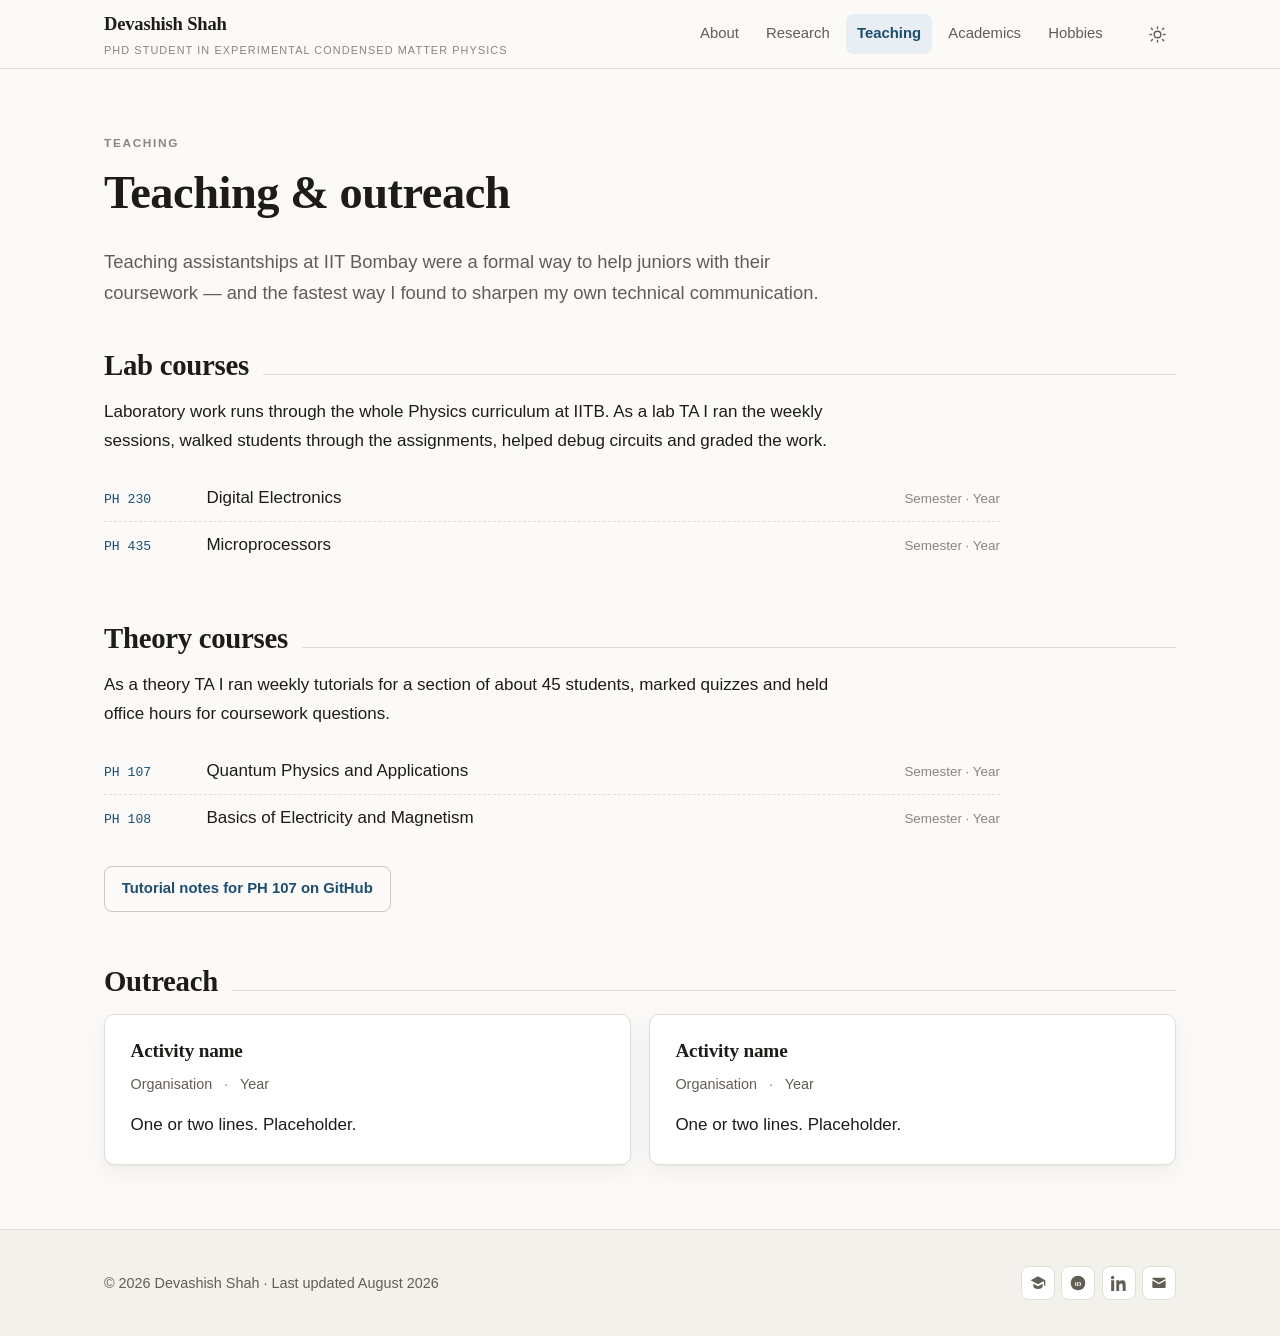
<file: teaching.html>
<!DOCTYPE html>
<!--
  ============================================================================
  teaching.html — teaching assistantships and outreach.

  Same four parts as every page: <head>, <header>, <main>, <footer>.
  The <header> and <footer> are copies of the ones in index.html.

  The building block here is the course list:

      <ul class="course-list">
        <li><span class="code">PH 107</span><span class="name">…</span><span class="note">…</span></li>
      </ul>

  One <li> per course. All three <span>s are optional — drop .note if you
  don't want the right-hand column, drop .code if the course has no number.

  Search for  EDIT  to find every spot meant to change.
  ============================================================================
-->
<html lang="en" data-theme="light">
<!--   ↑ lang="en" tells browsers and screen readers the page is in English.
       ↑ data-theme is the light/dark switch. Don't set it by hand — the little
         script at the bottom of <head> sets it before the page draws. -->

<head>
<!-- ==========================================================================
     HEAD — page settings. None of this appears on the page itself; it tells
     the browser, Google and social networks what this page is.
     ========================================================================== -->

<meta charset="utf-8">
<!-- Character encoding. Leave this alone — it is what makes é, ü and — work. -->

<meta name="viewport" content="width=device-width, initial-scale=1">
<!-- Makes the page fit phone screens. Removing this breaks mobile entirely. -->

<title>Teaching &amp; Outreach — Devashish Shah</title>
<!-- EDIT: shows in the browser tab and as the headline in Google results.
     Keep the pattern "Page — Your Name" so every tab is identifiable. -->

<meta name="description" content="Teaching assistantships and outreach by Devashish Shah at IIT Bombay.">
<!-- EDIT: the grey summary line under your title in Google results.
     Aim for 150 characters or so; longer gets cut off. -->

<meta name="author" content="Devashish Shah">

<!-- Open Graph: controls the preview card when someone shares a link to this
     page on Slack, Twitter, WhatsApp, LinkedIn and so on.
     EDIT og:image to a real photo (1200×630 px works best) once you have one.
     Note: for the preview image to work on most platforms this must be a FULL
     address, e.g. https://devashish-shah.github.io/assets/img/preview.jpg —
     a relative path like the one below often will not be picked up. -->
<meta property="og:type" content="website">
<meta property="og:title" content="Teaching &amp; Outreach — Devashish Shah">
<meta property="og:description" content="Teaching assistantships and outreach by Devashish Shah at IIT Bombay.">
<meta property="og:image" content="assets/img/portrait.svg">

<link rel="icon" href="assets/img/favicon.svg" type="image/svg+xml">
<!-- The little icon in the browser tab. EDIT assets/img/favicon.svg to change
     the "DS" monogram or its colour. -->

<link rel="stylesheet" href="assets/css/style.css">
<!-- Every visual decision — colours, fonts, spacing, layout — lives in that
     one file. This line is what connects it. If the page ever loads as plain
     black text on white, this file is missing or the path is wrong. -->

<!-- ==========================================================================
     THEME SCRIPT — must stay here, inside <head>, and must stay inline.

     Why: it runs before the browser draws anything. If it lived at the bottom
     of the page with the other script, a dark-mode visitor would see a white
     flash first. Reading the saved choice here avoids that.

     What it does: use the saved choice if there is one; otherwise follow the
     visitor's system setting; if storage is blocked (private browsing), fall
     through to light and carry on rather than erroring.
     ========================================================================== -->
<script>
(function () {
  try {
    var t = localStorage.getItem('ds-theme');
    if (!t) t = window.matchMedia('(prefers-color-scheme: dark)').matches ? 'dark' : 'light';
    document.documentElement.setAttribute('data-theme', t);
  } catch (e) {}
})();
</script>
</head>

<body>

<a class="skip-link" href="#main">Skip to content</a>
<!-- Invisible until focused with the Tab key. Lets keyboard and screen-reader
     users jump past the menu straight to the content. Keep it as the first
     thing in <body>. -->


<!-- ==========================================================================
     HEADER — the bar across the top.

     ⚠ THIS BLOCK IS IDENTICAL ON ALL FIVE PAGES. To change the menu, change
     it here, then copy this whole <header>…</header> into the other four
     files. Otherwise the menu will differ depending on which page you're on.

     Note there is no "current page" class to set: assets/js/main.js works out
     which page you're on and highlights the right link automatically. Adding a
     page means adding one <li> here (and in the other four files) — nothing else.
     ========================================================================== -->
<header class="site-header">
  <div class="wrap">
  <!-- .wrap is the container that keeps content from touching the screen
       edges and stops it sprawling on wide monitors. Used on every section. -->

    <!-- Your name, top left. Clicking it returns to the homepage. -->
    <a class="brand" href="index.html">
      Devashish Shah
      <span class="brand-sub">PhD student in Experimental Condensed Matter Physics</span>
      <!-- EDIT: the small grey line under your name. A few words on what you
           do. Delete this <span> entirely if you prefer just the name. -->
    </a>

    <!-- ------------------------------------------------------------------
         THE MENU
         To add a page: copy one <li> line, change the filename and the label.
         To remove a page: delete its <li> line.
         To reorder: move the <li> lines around.
         The href must match the filename exactly, capitals included.
         ------------------------------------------------------------------ -->
    <nav class="nav" id="primary-nav" aria-label="Primary">
      <ul>
        <li><a href="index.html">About</a></li>
        <li><a href="research.html">Research</a></li>
        <li><a href="teaching.html">Teaching</a></li>
        <li><a href="academics.html">Academics</a></li>
        <li><a href="hobbies.html">Hobbies</a></li>
      </ul>
    </nav>

    <!-- The hamburger button. Hidden on desktop, appears under 760px wide.
         The three lines are drawn by the <path> below, not an image file. -->
    <button class="icon-btn nav-toggle" data-nav-toggle type="button"
            aria-expanded="false" aria-controls="primary-nav" aria-label="Toggle menu">
      <svg viewBox="0 0 24 24" fill="none" stroke="currentColor" stroke-width="2" stroke-linecap="round" aria-hidden="true">
        <path d="M3 6h18M3 12h18M3 18h18"/>
      </svg>
    </button>

    <!-- The light/dark button. It holds both icons; CSS shows whichever
         matches the current theme and hides the other. -->
    <div class="header-tools">
      <button class="icon-btn" data-theme-toggle type="button" aria-label="Switch to dark theme" aria-pressed="false">
        <svg class="icon-sun" viewBox="0 0 24 24" fill="none" stroke="currentColor" stroke-width="1.8" stroke-linecap="round" aria-hidden="true">
          <circle cx="12" cy="12" r="4.2"/>
          <path d="M12 2.5v2M12 19.5v2M4.2 4.2l1.4 1.4M18.4 18.4l1.4 1.4M2.5 12h2M19.5 12h2M4.2 19.8l1.4-1.4M18.4 5.6l1.4-1.4"/>
        </svg>
        <svg class="icon-moon" viewBox="0 0 24 24" fill="none" stroke="currentColor" stroke-width="1.8" stroke-linejoin="round" aria-hidden="true">
          <path d="M20 14.5A8.2 8.2 0 0 1 9.5 4a8.4 8.4 0 1 0 10.5 10.5z"/>
        </svg>
      </button>
    </div>

  </div>
</header>


<!-- ==========================================================================
     MAIN — the Teaching page.
     ========================================================================== -->
<main id="main" class="wrap">

  <header class="page-head">
    <p class="eyebrow">Teaching</p>
    <h1>Teaching &amp; outreach</h1>
    <p class="lede">
      <!-- EDIT -->
      Teaching assistantships at IIT Bombay were a formal way to help juniors with their coursework —
      and the fastest way I found to sharpen my own technical communication.
    </p>
  </header>


  <!-- ------------------------------------------------------------------------
       LAB COURSES

       The three spans in each row do this:
         .code  course number, monospaced and in the accent colour, left
         .name  course title
         .note  pushed to the right-hand edge — semester, year, class size
       On a phone .note drops onto its own line automatically.
       ------------------------------------------------------------------------ -->
  <section class="section">
    <h2 class="section-title">Lab courses</h2>

    <p class="prose">
      <!-- EDIT: what the role actually involved. class="prose" keeps the line
           length readable; without it the text would run the full page width. -->
      Laboratory work runs through the whole Physics curriculum at IITB. As a lab TA I ran the weekly
      sessions, walked students through the assignments, helped debug circuits and graded the work.
    </p>

    <ul class="course-list">
      <!-- EDIT each row. Copy an <li> to add a course. -->
      <li><span class="code">PH 230</span><span class="name">Digital Electronics</span><span class="note">Semester · Year</span></li>
      <li><span class="code">PH 435</span><span class="name">Microprocessors</span><span class="note">Semester · Year</span></li>
    </ul>
  </section>


  <!-- ------------------------------------------------------------------------
       THEORY COURSES — identical structure to the section above.
       ------------------------------------------------------------------------ -->
  <section class="section">
    <h2 class="section-title">Theory courses</h2>

    <p class="prose">
      <!-- EDIT -->
      As a theory TA I ran weekly tutorials for a section of about 45 students, marked quizzes and
      held office hours for coursework questions.
    </p>

    <ul class="course-list">
      <li><span class="code">PH 107</span><span class="name">Quantum Physics and Applications</span><span class="note">Semester · Year</span></li>
      <li><span class="code">PH 108</span><span class="name">Basics of Electricity and Magnetism</span><span class="note">Semester · Year</span></li>
    </ul>

    <!-- A single outlined button. class="btn" alone would make it filled;
         "btn btn-ghost" makes it outlined, which suits a secondary link. -->
    <div class="btn-row">
      <!-- EDIT: the repo with your tutorial notes, or delete this whole block. -->
      <a class="btn btn-ghost" href="https://github.com/" target="_blank" rel="noopener">Tutorial notes for PH 107 on GitHub</a>
    </div>
  </section>


  <!-- ------------------------------------------------------------------------
       OUTREACH — cards again, same as on the About page.
       Delete this entire <section> if you'd rather not have it.
       ------------------------------------------------------------------------ -->
  <section class="section">
    <h2 class="section-title">Outreach</h2>

    <div class="card-grid">
      <!-- Copy a <div class="card"> to add an activity. -->
      <div class="card">
        <h3>Activity name</h3>
        <p class="meta">Organisation <span class="sep">·</span> Year</p>
        <p>One or two lines. Placeholder.</p>
      </div>
      <div class="card">
        <h3>Activity name</h3>
        <p class="meta">Organisation <span class="sep">·</span> Year</p>
        <p>One or two lines. Placeholder.</p>
      </div>
    </div>
  </section>

</main>


<!-- ==========================================================================
     FOOTER

     ⚠ IDENTICAL ON ALL FIVE PAGES — change it here, then copy into the others.

     The year updates itself: <span data-year> is filled in by main.js each
     time the page loads, so the copyright never goes stale. The "2026"
     inside it is only a fallback for visitors with JavaScript disabled.
     ========================================================================== -->
<footer class="site-footer">
  <div class="wrap">

    <p>&copy; <span data-year>2026</span> Devashish Shah · Last updated August 2026</p>
    <!-- EDIT: "&copy;" prints ©. Update the "Last updated" date when you make
         a real change, or delete that part if you'd rather not track it. -->

    <!-- Same icons as the hero, at a smaller size. Keep the two sets in sync. -->
    <ul class="social">
      <li><a href="https://scholar.google.com/citations?user=hYPi2G2QTI0C&amp;hl=en" target="_blank" rel="noopener" aria-label="Google Scholar"><svg viewBox="0 0 24 24" aria-hidden="true"><path d="M12 2 1 8l11 6 9-4.9V16h2V8L12 2zM5 13.2V17c0 2.2 3.1 4 7 4s7-1.8 7-4v-3.8l-7 3.8-7-3.8z"/></svg></a></li>
      <li><a href="https://orcid.org/0009-0007-5829-7707" target="_blank" rel="noopener" aria-label="ORCID"><svg viewBox="0 0 24 24" aria-hidden="true"><circle cx="12" cy="12" r="11"/><text x="12" y="16.4" text-anchor="middle" font-family="Georgia, serif" font-size="10" font-weight="700" fill="var(--bg)">iD</text></svg></a></li>
      <li><a href="https://www.linkedin.com/in/devashish-shah-937392216" target="_blank" rel="noopener" aria-label="LinkedIn"><svg viewBox="0 0 24 24" aria-hidden="true"><path d="M4.98 3.5A2.5 2.5 0 1 1 0 3.5a2.5 2.5 0 0 1 4.98 0zM.25 8h4.5v16H.25V8zM8 8h4.3v2.2h.06c.6-1.14 2.06-2.34 4.24-2.34 4.54 0 5.4 2.99 5.4 6.87V24h-4.5v-7.35c0-1.75-.03-4-2.44-4-2.44 0-2.81 1.9-2.81 3.87V24H8V8z"/></svg></a></li>
      <li><a href="mailto:devashish.shah@ista.ac.at" aria-label="Email"><svg viewBox="0 0 24 24" aria-hidden="true"><path d="M2 5.5A1.5 1.5 0 0 1 3.5 4h17A1.5 1.5 0 0 1 22 5.5v.4l-10 5.7-10-5.7v-.4zm0 2.7V18a1.5 1.5 0 0 0 1.5 1.5h17A1.5 1.5 0 0 0 22 18V8.2l-9.5 5.4a1 1 0 0 1-1 0L2 8.2z"/></svg></a></li>
    </ul>

  </div>
</footer>

<script src="assets/js/main.js"></script>
<!-- Loaded last, after the content, so the page appears as fast as possible.
     Handles: the dark-mode button, the mobile menu, highlighting the current
     page in the nav, the photo lightbox, and the year in the footer.
     Nothing here is required for reading the site — with JavaScript off, all
     the text, images and links still work. -->

</body>
</html>
</file>
<file: assets/css/style.css>
/* ============================================================================
   style.css — every visual decision on the site lives in this one file.

   HOW CSS WORKS, IN THREE LINES
     selector { property: value; }
   The selector picks elements; the properties change how they look.
   ".card" targets elements with class="card". "h2" targets every <h2>.
   A dot means class, no dot means the tag itself, a space means "inside".

   HOW THIS FILE IS ORGANISED
     1.  Design tokens ....... the colours, fonts and sizes. START HERE.
     2.  Base & typography ... defaults for text, links, headings
     3.  Layout helpers ...... containers and section spacing
     4.  Header / navigation . the top bar
     5.  Hero ................ the About page's opening block
     6.  Content blocks ...... buttons, cards, pills, lists, timelines
     7.  Publications ........ the paper entries on the Research page
     8.  Gallery + lightbox .. the Hobbies page
     9.  Footer
     10. Responsive .......... the phone and tablet adjustments

   THE 90% CASE
   If you want to change how the site looks, section 1 is probably enough.
   Change --accent and every link, button and highlight follows.

   A WARNING ABOUT ORDER
   When two rules target the same thing, the LATER one wins. So if you add
   something at the bottom of this file it will override what came before.
   That is occasionally useful and frequently the cause of "why isn't my
   change working" — check whether something below is overriding you.
   ============================================================================ */


/* ============================================================================
   1. DESIGN TOKENS
   ============================================================================
   Everything below is a variable. Defining a colour once here and referring
   to it everywhere else means you change it in ONE place and the whole site
   follows — rather than hunting for forty copies of the same hex code.

   Syntax: --name: value;   defines it.
           var(--name)      uses it.

   :root means "the whole document", so these apply everywhere.
   ============================================================================ */

:root {
  /* ---- LIGHT THEME COLOURS -------------------------------------------------
     These are deliberately not pure white and pure black. #fbfaf8 instead of
     #ffffff and #1e1c19 instead of #000000 lowers the glare and reads as
     warmer and more considered. It's the single easiest thing to get right. */

  --bg:            #fbfaf8;   /* page background — a warm off-white          */
  --bg-soft:       #f3f1ec;   /* slightly darker: footer, pills, code        */
  --surface:       #ffffff;   /* cards — lifted above the page background    */
  --border:        #e2ded6;   /* hairlines and card outlines                 */
  --border-strong: #cdc7bb;   /* a more visible border, for outlined buttons */

  --text:          #1e1c19;   /* body text and headings                      */
  --text-muted:    #625d55;   /* secondary text: subtitles, captions         */
  --text-faint:    #8b857b;   /* tertiary: labels, dates, the eyebrow line   */

  --accent:        #1d4e6f;   /* THE colour. Links, buttons, highlights.
                                 One accent, used consistently, is what makes
                                 a site look designed rather than decorated.
                                 Try #6b4423 (brown), #2d5a3d (green) or
                                 #5b3a70 (plum) if blue isn't to your taste. */
  --accent-soft:   #e8eef3;   /* a pale wash of the accent, for backgrounds  */
  --accent-hover:  #14384f;   /* the accent, darkened, for hover states      */

  --shadow:        0 1px 2px rgba(30, 28, 25, .05), 0 8px 24px rgba(30, 28, 25, .05);
  /* Two shadows layered: a tight one for the edge, a wide soft one for depth.
     Both very faint. A heavy shadow is the fastest way to look dated. */

  /* ---- TYPE ----------------------------------------------------------------
     Each of these is a FALLBACK STACK, read left to right: the browser uses
     the first font it finds installed. No web fonts are downloaded, which is
     why this site loads instantly and works offline. The trade-off is that
     it looks slightly different on a Mac and a PC — both fine, not identical. */

  --font-serif: "Iowan Old Style", "Palatino Linotype", Palatino, "Book Antiqua", Georgia, serif;
  /* Headings. Serif for headings + sans for body is the classic academic pairing. */

  --font-sans:  ui-sans-serif, -apple-system, BlinkMacSystemFont, "Segoe UI", Inter, Roboto, "Helvetica Neue", Arial, sans-serif;
  /* Body text. "ui-sans-serif" and "-apple-system" mean "whatever this
     operating system uses for its own interface" — so it always feels native. */

  --font-mono:  ui-monospace, SFMono-Regular, "SF Mono", Menlo, Consolas, monospace;
  /* Fixed width. Used for course codes and date tags. */

  /* ---- METRICS -------------------------------------------------------------
     rem = a multiple of the browser's base font size (normally 16px).
     So 72rem ≈ 1152px. Using rem rather than px means the layout scales
     properly for someone who has increased their default text size. */

  --measure:  72rem;   /* how wide the page gets before it stops growing   */
  --prose:    46rem;   /* how wide a paragraph gets — about 75 characters,
                          which is the comfortable maximum for reading     */
  --radius:   10px;    /* corner rounding on cards and images              */
  --step:     1.5rem;  /* a spacing unit (currently unused; here if you
                          want to standardise your own spacing)            */
}


/* ---- DARK THEME -----------------------------------------------------------
   The same variable names with different values. When main.js sets
   data-theme="dark" on the <html> element, these take over and every rule in
   the rest of the file follows automatically — nothing else has to know that
   dark mode exists. That is the entire reason for using variables.

   Notes on the choices:
   • The background is #14161a, not black. Pure black next to white text
     causes visible halation and is tiring to read.
   • The accent gets LIGHTER (#7fb3d5), not darker. A dark blue on a dark grey
     is unreadable; dark backgrounds need light accents.
   • Shadows get stronger, because a faint shadow is invisible on dark. */

[data-theme="dark"] {
  --bg:            #14161a;
  --bg-soft:       #1a1d22;
  --surface:       #1c1f25;
  --border:        #2c313a;
  --border-strong: #3d434e;
  --text:          #e8e6e1;
  --text-muted:    #a9a49b;
  --text-faint:    #7d786f;
  --accent:        #7fb3d5;
  --accent-soft:   #1e2a35;
  --accent-hover:  #a4cbe4;
  --shadow:        0 1px 2px rgba(0, 0, 0, .3), 0 8px 24px rgba(0, 0, 0, .28);
}


/* ============================================================================
   2. BASE & TYPOGRAPHY — the defaults everything else builds on
   ============================================================================ */

*, *::before, *::after { box-sizing: border-box; }
/* The single most useful line in any stylesheet. It makes "width: 300px" mean
   the element is 300px wide INCLUDING its padding and border, rather than
   300px plus padding plus border. Without it, sizing is a constant fight. */

html {
  scroll-behavior: smooth;      /* jump links glide rather than teleport */
  -webkit-text-size-adjust: 100%;  /* stops iOS inflating text in landscape */
}

/* Some people get motion sickness from animation, and set a system
   preference asking sites not to move. This honours it. */
@media (prefers-reduced-motion: reduce) {
  html { scroll-behavior: auto; }
  *, *::before, *::after { animation-duration: .01ms !important; transition-duration: .01ms !important; }
}

body {
  margin: 0;                    /* browsers add a default margin; remove it */
  background: var(--bg);
  color: var(--text);
  font-family: var(--font-sans);
  font-size: 1.0625rem;         /* 17px — slightly larger than the 16px
                                   default, which is a touch small for prose */
  line-height: 1.7;             /* space between lines. 1.5–1.8 is the
                                   readable range; tighter feels cramped */
  -webkit-font-smoothing: antialiased;
  transition: background-color .2s ease, color .2s ease;
  /* ↑ makes the light/dark switch fade over 0.2s instead of snapping */
}

/* ---- HEADINGS --------------------------------------------------------------
   All four share the serif face and tight line spacing; only the size differs.
   h4 is the exception — it drops back to the sans face, because at that size
   a serif starts to look like body text rather than a heading. */

h1, h2, h3, h4 {
  font-family: var(--font-serif);
  font-weight: 600;
  line-height: 1.25;            /* tighter than body text: big text needs
                                   less breathing room between lines */
  letter-spacing: -.01em;       /* a fraction tighter — large serif type
                                   looks loose at default spacing */
  color: var(--text);
  margin: 0 0 .5em;
}

/* clamp(min, preferred, max) is fluid sizing: the heading grows with the
   window between the two limits, so it's never tiny on a phone or absurd on
   a 32-inch monitor. The "vw" in the middle means "% of viewport width". */
h1 { font-size: clamp(2rem, 1.4rem + 2.2vw, 2.9rem); }
h2 { font-size: clamp(1.45rem, 1.2rem + 1vw, 1.8rem); margin-top: 2.5rem; }
h3 { font-size: 1.2rem; margin-top: 1.75rem; }
h4 { font-size: 1.02rem; font-family: var(--font-sans); font-weight: 650; margin-top: 1.25rem; }

p  { margin: 0 0 1.1em; }   /* space below each paragraph, none above, so
                               spacing never doubles up between elements */

a  {
  color: var(--accent);
  text-decoration-color: color-mix(in srgb, var(--accent) 35%, transparent);
  /* ↑ the underline at 35% opacity: present, but not shouting. It goes to
       full strength on hover, below. */
  text-underline-offset: 3px;  /* drops the underline clear of the letters */
}
a:hover { color: var(--accent-hover); text-decoration-color: currentColor; }

strong { font-weight: 650; }
small  { font-size: .875rem; color: var(--text-muted); }
code   { font-family: var(--font-mono); font-size: .875em; background: var(--bg-soft); padding: .12em .38em; border-radius: 4px; }
hr     { border: 0; border-top: 1px solid var(--border); margin: 2.5rem 0; }

img {
  max-width: 100%;   /* never let an image overflow its container */
  height: auto;      /* keep the proportions when it shrinks */
  display: block;    /* removes the mysterious few pixels of gap underneath
                        images, which is caused by them being treated as text */
}

/* The focus ring: what you see when tabbing through the page with a keyboard.
   :focus-VISIBLE rather than :focus means it appears for keyboard users but
   not on mouse clicks. Please don't remove this — for keyboard-only users it
   is the only way to tell where they are on the page. */
:focus-visible {
  outline: 2px solid var(--accent);
  outline-offset: 3px;
  border-radius: 3px;
}

/* "Skip to content": parked off-screen until it receives keyboard focus,
   at which point it slides into view. A small courtesy to screen-reader
   users, who would otherwise hear the whole menu on every page. */
.skip-link {
  position: absolute; left: -9999px; top: 0; z-index: 100;
  background: var(--accent); color: #fff; padding: .6rem 1rem; border-radius: 0 0 var(--radius) 0;
}
.skip-link:focus { left: 0; }

/* Hides something visually while leaving it readable by screen readers.
   Not currently used — kept because it's the standard way to label something
   for assistive tech without showing the label on screen. */
.visually-hidden {
  position: absolute; width: 1px; height: 1px; margin: -1px;
  padding: 0; overflow: hidden; clip: rect(0 0 0 0); white-space: nowrap; border: 0;
}


/* ============================================================================
   3. LAYOUT HELPERS
   ============================================================================ */

/* .wrap is on every major block. It centres content and stops it touching the
   screen edges. The clamp() gives 1.15rem of side padding on a phone, growing
   to 2.5rem on a desktop. */
.wrap {
  width: 100%;
  max-width: var(--measure);
  margin-inline: auto;              /* auto left and right = centred */
  padding-inline: clamp(1.15rem, 4vw, 2.5rem);
}

main { padding-block: clamp(2.5rem, 5vw, 4rem) 4rem; }
/* ↑ two values = top, bottom */

.prose { max-width: var(--prose); }
/* Put this on any block of running text. Long lines are hard to read: the eye
   loses its place travelling back to the start of the next one. Leave it OFF
   for cards, grids and galleries, which should use the full width. */

.page-head { max-width: var(--prose); margin-bottom: 2.5rem; }

/* The small uppercase label above a page title. Letter-spacing is essential
   on uppercase text — without it the capitals crowd each other. */
.eyebrow {
  font-family: var(--font-sans);
  font-size: .74rem;
  font-weight: 650;
  letter-spacing: .14em;
  text-transform: uppercase;
  color: var(--text-faint);
  margin: 0 0 .7rem;
}

.page-head .lede { font-size: 1.15rem; color: var(--text-muted); margin-bottom: 0; }
/* Two selectors with a space: "a .lede that is inside a .page-head". */

.section { margin-top: 3.25rem; }
.section:first-of-type { margin-top: 0; }
/* ↑ no gap above the first section — the page padding already handles it */

/* The heading with a rule trailing off to the right. The trick: make the
   heading a flex row, then add an empty element after the text that expands
   to fill whatever space is left. */
.section-title {
  display: flex;
  align-items: baseline;
  gap: .9rem;
  margin-top: 0;
}
.section-title::after {
  content: "";              /* required, even when empty, or nothing appears */
  flex: 1;                  /* "take all the remaining space" */
  height: 1px;
  background: var(--border);
}


/* ============================================================================
   4. HEADER / NAVIGATION
   ============================================================================ */

.site-header {
  position: sticky;   /* stays visible at the top as you scroll */
  top: 0;
  z-index: 50;        /* stacking order — keeps it above the page content */
  background: color-mix(in srgb, var(--bg) 88%, transparent);
  /* ↑ 88% background colour, 12% see-through, so content faintly shows
       through as it scrolls underneath */
  backdrop-filter: saturate(180%) blur(12px);
  /* ↑ frosted glass: blurs whatever is behind it. Purely decorative;
       browsers that don't support it just show the solid colour. */
  border-bottom: 1px solid var(--border);
}

/* display:flex lays children out in a row. It is the workhorse of this
   stylesheet — you'll see it a dozen more times below. */
.site-header .wrap {
  display: flex;
  align-items: center;   /* vertically centre everything in the row */
  gap: 1rem;             /* space between items, without margins */
  min-height: 68px;
}

.brand {
  font-family: var(--font-serif);
  font-size: 1.16rem;
  font-weight: 600;
  color: var(--text);
  text-decoration: none;   /* no underline on the name */
  letter-spacing: -.01em;
  white-space: nowrap;     /* never break the name across two lines */
}
.brand:hover { color: var(--text); }   /* deliberately doesn't change colour */

.brand .brand-sub {
  display: block;          /* forces it onto its own line under the name */
  font-family: var(--font-sans);
  font-size: .68rem;
  font-weight: 500;
  letter-spacing: .1em;
  text-transform: uppercase;
  color: var(--text-faint);
  margin-top: .1rem;
}

.nav { margin-left: auto; }
/* "margin-left: auto" inside a flex row means "absorb all the spare space on
   my left", which pushes the menu to the right-hand edge. */

.nav ul {
  display: flex;
  align-items: center;
  gap: .3rem;
  list-style: none;   /* no bullets */
  margin: 0;
  padding: 0;         /* browsers indent lists by default; remove it */
}

.nav a {
  display: block;      /* makes the whole padded box clickable, not just the
                          text — a bigger target is an easier target */
  padding: .45rem .7rem;
  border-radius: 7px;
  font-size: .93rem;
  color: var(--text-muted);
  text-decoration: none;
  white-space: nowrap;
}
.nav a:hover { color: var(--text); background: var(--bg-soft); }

/* The current page. main.js adds aria-current="page" to the right link, and
   this rule styles it. Styling the accessibility attribute directly, rather
   than a separate class, means there is only one thing to keep correct. */
.nav a[aria-current="page"] {
  color: var(--accent);
  background: var(--accent-soft);
  font-weight: 600;
}

.header-tools { display: flex; align-items: center; gap: .35rem; margin-left: .5rem; }

/* The square icon buttons — theme toggle, hamburger. 38px is close to the
   40-44px minimum that's comfortable to hit with a thumb. */
.icon-btn {
  display: inline-flex;
  align-items: center;
  justify-content: center;   /* centres the icon both ways */
  width: 38px; height: 38px;
  padding: 0;
  border: 1px solid transparent;  /* invisible, but reserves the space so the
                                     button doesn't jump when the border
                                     appears on hover */
  border-radius: 8px;
  background: none;
  color: var(--text-muted);
  cursor: pointer;
}
.icon-btn:hover { color: var(--text); background: var(--bg-soft); border-color: var(--border); }
.icon-btn svg { width: 19px; height: 19px; }

/* THE THEME TOGGLE ICONS
   Both the sun and the moon sit in the button; CSS shows one and hides the
   other depending on the theme. No JavaScript needed for the swap — the
   script only flips data-theme, and these four lines do the rest. */
[data-theme="dark"] .icon-sun  { display: none; }
[data-theme="dark"] .icon-moon { display: block; }
.icon-sun  { display: block; }
.icon-moon { display: none; }

.nav-toggle { display: none; }
/* The hamburger is hidden by default and switched on in section 10, at the
   narrow breakpoint. Desktop-first for this one element. */


/* ============================================================================
   5. HERO — the About page's opening block
   ============================================================================ */

/* CSS Grid, as opposed to flex: two columns, the first flexible, the second a
   fixed 280px for the photo. "minmax(0, 1fr)" is a standard incantation that
   stops long words from forcing the column wider than it should be. */
.hero {
  display: grid;
  grid-template-columns: minmax(0, 1fr) 280px;
  gap: clamp(2rem, 5vw, 3.5rem);
  align-items: start;   /* both columns start at the top, rather than being
                           vertically centred against each other */
}

.hero-photo figure { margin: 0; }   /* <figure> has a big default margin */
.hero-photo img {
  width: 100%;
  border-radius: var(--radius);
  border: 1px solid var(--border);
  background: var(--bg-soft);
  box-shadow: var(--shadow);
}
.hero-photo figcaption {
  font-size: .82rem;
  color: var(--text-faint);
  margin-top: .6rem;
  text-align: center;
}

.hero h1 { margin-bottom: .35rem; }
.hero .affil { font-size: 1.05rem; color: var(--text-muted); margin-bottom: 1.5rem; }
.hero .affil a { font-weight: 500; }


/* ============================================================================
   6. CONTENT BLOCKS — the reusable pieces
   ============================================================================ */

/* ---- BUTTONS -------------------------------------------------------------- */

.btn {
  display: inline-flex;      /* inline, but able to centre an icon beside text */
  align-items: center;
  gap: .5rem;                /* space between the icon and the label */
  padding: .58rem 1.05rem;
  border-radius: 8px;
  border: 1px solid var(--accent);
  background: var(--accent);
  color: #fff;               /* literal white: this sits on the accent colour
                                in both themes, so it must not follow --text */
  font-size: .93rem;
  font-weight: 550;
  text-decoration: none;
  cursor: pointer;
}
.btn:hover { background: var(--accent-hover); border-color: var(--accent-hover); color: #fff; }
.btn svg { width: 16px; height: 16px; }

/* The outlined variant. class="btn btn-ghost" applies both: .btn sets the
   shape and spacing, .btn-ghost overrides the colours. Building variants by
   overriding a base class keeps them consistent. */
.btn-ghost { background: transparent; color: var(--accent); border-color: var(--border-strong); }
.btn-ghost:hover { background: var(--accent-soft); color: var(--accent); border-color: var(--accent); }

.btn-row { display: flex; flex-wrap: wrap; gap: .6rem; margin: 1.5rem 0 0; }
/* flex-wrap lets buttons drop onto a second line rather than squashing. */

/* ---- SOCIAL ICONS --------------------------------------------------------- */

.social {
  display: flex;
  flex-wrap: wrap;
  gap: .4rem;
  list-style: none;
  margin: 1.4rem 0 0;
  padding: 0;
}
.social a {
  display: inline-flex;
  align-items: center;
  justify-content: center;
  width: 40px; height: 40px;
  border: 1px solid var(--border);
  border-radius: 8px;
  color: var(--text-muted);
  background: var(--surface);
}
.social a:hover { color: var(--accent); border-color: var(--accent); background: var(--accent-soft); }

.social svg { width: 19px; height: 19px; fill: currentColor; }
/* fill: currentColor makes the icon take the link's text colour — which is
   why the icons change colour on hover without any extra rules, and why they
   work in both themes. */

/* ---- CARDS ---------------------------------------------------------------- */

.card {
  background: var(--surface);
  border: 1px solid var(--border);
  border-radius: var(--radius);
  padding: 1.5rem 1.6rem;
  box-shadow: var(--shadow);
}
.card + .card { margin-top: 1.1rem; }
/* "A + B" means "a B that comes immediately after an A" — so this spaces
   stacked cards without putting a stray margin above the first one. */

.card-grid .card + .card { margin-top: 0; }
/* Inside a grid, the grid's own gap does the spacing. Without this line the
   cards in a row would sit at different heights. */

.card > :first-child { margin-top: 0; }
.card > :last-child  { margin-bottom: 0; }
/* Strips the stray margin off the first and last things inside a card, so the
   padding is even. ">" means "direct child", not any descendant. */

/* The auto-fitting grid. Read it as: "as many columns as fit, each at least
   20rem wide (or the full width, whichever is smaller), sharing the space
   equally". You never specify a column count — add a fourth card and the grid
   reflows. This one line replaces a pile of media queries. */
.card-grid {
  display: grid;
  grid-template-columns: repeat(auto-fit, minmax(min(100%, 20rem), 1fr));
  gap: 1.1rem;
}

/* ---- SMALL TEXT PIECES ---------------------------------------------------- */

.meta { font-size: .9rem; color: var(--text-muted); margin: 0 0 .9rem; }
.meta .sep { color: var(--text-faint); margin-inline: .5rem; }
/* The "·" between items, dimmer than the text it separates. */

.date-tag {
  display: inline-block;
  font-family: var(--font-mono);
  font-size: .76rem;
  letter-spacing: .02em;
  color: var(--text-faint);
  border: 1px solid var(--border);
  border-radius: 999px;   /* any number larger than half the height gives a
                             perfect pill; 999px is the usual shorthand */
  padding: .12rem .6rem;
  white-space: nowrap;
}

/* ---- PILLS (skills, instruments, languages) -------------------------------- */

.pills { display: flex; flex-wrap: wrap; gap: .45rem; list-style: none; margin: .75rem 0 0; padding: 0; }
.pills li {
  font-size: .86rem;
  color: var(--text-muted);
  background: var(--bg-soft);
  border: 1px solid var(--border);
  border-radius: 999px;
  padding: .22rem .75rem;
}

/* ---- COURSE LIST (Teaching, Academics) ------------------------------------- */

.course-list { list-style: none; margin: .75rem 0 0; padding: 0; max-width: 56rem; }
.course-list li {
  display: flex;
  gap: .9rem;
  align-items: baseline;     /* aligns the text baselines, not the boxes —
                                which is what makes mixed sizes look level */
  padding: .55rem 0;
  border-bottom: 1px dashed var(--border);
}
.course-list li:last-child { border-bottom: 0; }   /* no line under the last */

.course-list .code {
  font-family: var(--font-mono);
  font-size: .82rem;
  color: var(--accent);
  min-width: 5.5rem;   /* fixed column, so all the titles line up */
  flex-shrink: 0;      /* never let it squash */
}
.course-list .name { color: var(--text); }
.course-list .note { margin-left: auto; font-size: .84rem; color: var(--text-faint); }
/* margin-left:auto again — pushes the note to the right-hand edge. */

/* ---- TWO-COLUMN LIST (Academics coursework) -------------------------------- */

.col-list { columns: 2; column-gap: 2.5rem; max-width: 56rem; }
/* "columns: 2" flows ONE list into two newspaper columns. You keep a single
   <ul> and the browser splits it, rebalancing as you add items. Don't build
   two separate lists side by side — this is much less work to maintain. */
.col-list ul { margin: 0; padding-left: 1.1rem; }
.col-list li { break-inside: avoid; margin-bottom: .3rem; }
/* break-inside stops a single item being sliced across the column boundary. */

/* ---- STATS ROW ------------------------------------------------------------- */

.stats { display: flex; flex-wrap: wrap; gap: 1.75rem; margin: 1.5rem 0 0; padding: 0; list-style: none; }
.stats .value { font-family: var(--font-serif); font-size: 1.6rem; font-weight: 600; display: block; }
.stats .label { font-size: .8rem; letter-spacing: .06em; text-transform: uppercase; color: var(--text-faint); }

/* ---- TIMELINE (education, past projects) ----------------------------------- */

/* The vertical line is just a left border on the list. The dots are drawn
   with ::before on each item and pulled out over the line with a negative
   offset — no images, no extra markup. */
.timeline { list-style: none; margin: .5rem 0 0; padding: 0 0 0 1.4rem; border-left: 2px solid var(--border); }
.timeline > li { position: relative; padding: 0 0 1.6rem .4rem; }
.timeline > li::before {
  content: "";
  position: absolute;
  left: calc(-1.4rem - 5px);   /* back out over the border: the list padding
                                  plus half the dot's width */
  top: .55rem;
  width: 9px; height: 9px;
  border-radius: 50%;          /* a square with 50% radius is a circle */
  background: var(--accent);
  border: 2px solid var(--bg);  /* a ring of page colour, so the dot appears
                                   to sit on top of the line rather than
                                   being crossed by it */
}
.timeline h3 { margin: 0 0 .15rem; font-size: 1.05rem; }
.timeline p  { margin: 0; }


/* ============================================================================
   7. PUBLICATIONS — the paper entries on the Research page
   ============================================================================ */

.pub { display: flex; flex-direction: column; }

/* Title on the left, date tag on the right, and if the title is long the tag
   drops below instead of squashing it. "flex: 1 1 20rem" on the heading reads
   as: grow to fill, shrink if needed, but never narrower than 20rem — at
   which point the tag wraps to the next line. */
.pub-head { display: flex; flex-wrap: wrap; gap: .6rem 1rem; align-items: baseline; justify-content: space-between; }
.pub h3 { margin: 0; font-size: 1.12rem; flex: 1 1 20rem; }

.pub .authors { font-size: .93rem; color: var(--text-muted); margin: .5rem 0 .35rem; }
.pub .authors .me { color: var(--text); font-weight: 650; }
/* Your own name, darker and bolder than your co-authors' — the standard
   convention on academic pages, so a reader can scan a list of papers and
   find you instantly. */

.pub .venue { font-size: .93rem; color: var(--text-muted); font-style: italic; margin: 0 0 .9rem; }
.pub .abstract { font-size: .96rem; color: var(--text-muted); margin-bottom: 1rem; }

/* The row of DOI / arXiv / PDF / BibTeX pills. */
.pub-links { display: flex; flex-wrap: wrap; gap: .45rem; }
.pub-links a {
  font-size: .82rem;
  font-weight: 550;
  padding: .25rem .7rem;
  border: 1px solid var(--border-strong);
  border-radius: 999px;
  text-decoration: none;
  color: var(--text-muted);
}
.pub-links a:hover { color: var(--accent); border-color: var(--accent); background: var(--accent-soft); }

.pub-figure { margin: 1.2rem 0 0; }
.pub-figure img { border: 1px solid var(--border); border-radius: 8px; background: var(--bg-soft); }
.pub-figure figcaption { font-size: .84rem; color: var(--text-faint); margin-top: .5rem; }


/* ============================================================================
   8. GALLERY + LIGHTBOX
   ============================================================================ */

/* auto-FILL rather than auto-fit (used on .card-grid): with auto-fill, a
   final lone image stays its normal size instead of stretching across the
   whole row. Worth knowing — it's the one letter of difference between the
   two grid rules in this file. */
.gallery {
  display: grid;
  grid-template-columns: repeat(auto-fill, minmax(min(100%, 15rem), 1fr));
  gap: 1rem;
  margin-top: 1.25rem;
}

.gallery button {
  position: relative;
  display: block;
  width: 100%;
  padding: 0;
  border: 1px solid var(--border);
  border-radius: var(--radius);
  background: var(--bg-soft);
  overflow: hidden;   /* clips the image to the rounded corners, and contains
                         the zoom effect below */
  cursor: zoom-in;    /* the magnifier cursor tells people it will enlarge */
}
.gallery button:hover { border-color: var(--accent); }

.gallery img {
  width: 100%;
  aspect-ratio: 4 / 3;    /* forces every thumbnail to the same shape, so the
                             grid stays tidy whatever your photos' proportions */
  object-fit: cover;      /* fills that shape by cropping, never by squashing */
  transition: transform .35s ease;
}
.gallery button:hover img { transform: scale(1.035); }
/* A 3.5% zoom on hover. Small enough to register as responsive rather than
   as an animation. */

.gallery .cap {
  display: block;
  text-align: left;
  font-size: .86rem;
  color: var(--text-muted);
  padding: .6rem .8rem .7rem;
  background: var(--surface);
  border-top: 1px solid var(--border);
}

/* ---- THE LIGHTBOX ---------------------------------------------------------- */

/* position:fixed + inset:0 pins it to all four edges of the window,
   regardless of scroll position — a full-screen overlay in two lines. */
.lightbox {
  position: fixed;
  inset: 0;
  z-index: 100;      /* above everything, including the sticky header (50) */
  display: none;     /* hidden until opened */
  align-items: center;
  justify-content: center;
  padding: clamp(1rem, 4vw, 3rem);
  background: rgba(12, 12, 14, .92);   /* near-black, slightly see-through */
  backdrop-filter: blur(3px);
}
.lightbox[open], .lightbox.is-open { display: flex; }
/* main.js adds the "is-open" class, which flips display from none to flex. */

.lightbox figure { margin: 0; max-width: min(100%, 62rem); }
.lightbox img {
  max-width: 100%;
  max-height: 76vh;      /* 76% of the window height, leaving room for the
                            caption underneath */
  margin-inline: auto;
  border-radius: 8px;
  object-fit: contain;   /* contain, not cover: show the whole image, never
                            crop it. The opposite choice to the thumbnails. */
}
.lightbox figcaption { color: #e9e6e1; text-align: center; font-size: .95rem; margin-top: 1rem; }
.lightbox .counter { display: block; color: #9d978d; font-size: .8rem; margin-top: .35rem; }
/* Fixed light colours here, not variables: the overlay is dark in both
   themes, so the text on it must always be light. */

/* The close and arrow buttons. */
.lb-btn {
  position: absolute;
  display: inline-flex;
  align-items: center;
  justify-content: center;
  width: 46px; height: 46px;
  border: 1px solid rgba(255, 255, 255, .22);
  border-radius: 50%;
  background: rgba(255, 255, 255, .08);
  color: #fff;
  cursor: pointer;
}
.lb-btn:hover { background: rgba(255, 255, 255, .18); }
.lb-btn svg { width: 20px; height: 20px; }

.lb-close { top: clamp(1rem, 3vw, 2rem); right: clamp(1rem, 3vw, 2rem); }
.lb-prev  { left: clamp(.5rem, 2vw, 2rem); top: 50%; transform: translateY(-50%); }
.lb-next  { right: clamp(.5rem, 2vw, 2rem); top: 50%; transform: translateY(-50%); }
/* top:50% puts the button's TOP edge at the middle; translateY(-50%) then
   shifts it up by half its own height to truly centre it. This pairing is
   the standard way to centre something of unknown height. */


/* ============================================================================
   9. FOOTER
   ============================================================================ */

.site-footer {
  border-top: 1px solid var(--border);
  background: var(--bg-soft);
  padding-block: 2.25rem;
  font-size: .9rem;
  color: var(--text-muted);
}
.site-footer .wrap {
  display: flex;
  flex-wrap: wrap;
  gap: 1rem 2rem;                  /* row gap, column gap */
  align-items: center;
  justify-content: space-between;  /* first item left, last item right */
}
.site-footer .social { margin: 0; }
.site-footer .social a { width: 34px; height: 34px; }
.site-footer .social svg { width: 16px; height: 16px; }
.site-footer p { margin: 0; }


/* ============================================================================
   10. RESPONSIVE — narrow screens
   ============================================================================
   A media query is a set of rules that only applies under a condition. These
   are all "max-width", meaning "when the window is NARROWER than this".

   The rest of the file is written to work at any width — the grids and flex
   rows above already reflow on their own. These blocks only handle the few
   things that genuinely need a different arrangement on a small screen.
   ============================================================================ */

@media (max-width: 860px) {
  /* Tablet and below: the hero drops from two columns to one. */
  .hero { grid-template-columns: 1fr; }
  .hero-photo { order: -1; max-width: 220px; }
  /* order:-1 moves the photo ABOVE the text, without changing the HTML.
     A photo below three paragraphs on a phone would rarely be seen. */

  .col-list { columns: 1; }   /* two columns are too narrow to read here */
}

@media (max-width: 760px) {
  /* Phone: the menu becomes a hamburger. */

  .nav-toggle { display: inline-flex; order: 3; }
  .header-tools { margin-left: auto; }

  .nav {
    order: 4;
    flex-basis: 100%;   /* take a full row of its own, below the top line */
    margin-left: 0;
    display: none;      /* hidden until the hamburger is tapped */
    padding-bottom: .9rem;
  }
  .nav.is-open { display: block; }   /* main.js toggles this class */

  .nav ul { flex-direction: column; align-items: stretch; gap: .1rem; }
  .nav a { padding: .65rem .8rem; }  /* taller rows: easier to hit with a thumb */

  .site-header .wrap { flex-wrap: wrap; padding-block: .5rem 0; min-height: 0; }
  .site-header .wrap > .brand { padding-block: .55rem; }

  .course-list li { flex-wrap: wrap; }
  .course-list .note { margin-left: 0; flex-basis: 100%; }
  /* The note stops being a right-hand column and moves to its own line. */

  .site-footer .wrap { flex-direction: column; align-items: flex-start; }
}


/* ============================================================================
   PRINT — what comes out if someone prints the page or saves it as PDF
   ============================================================================
   Strip the navigation, footer and buttons (useless on paper), force black on
   white to save ink, and spell out nothing else. "break-inside: avoid" stops
   a card being split across two sheets.
   ============================================================================ */

@media print {
  .site-header, .site-footer, .lightbox, .btn-row, .social { display: none !important; }
  body { background: #fff; color: #000; font-size: 11pt; }
  a { color: #000; text-decoration: underline; }
  .card { border: 1px solid #ccc; box-shadow: none; break-inside: avoid; }
}
</file>
